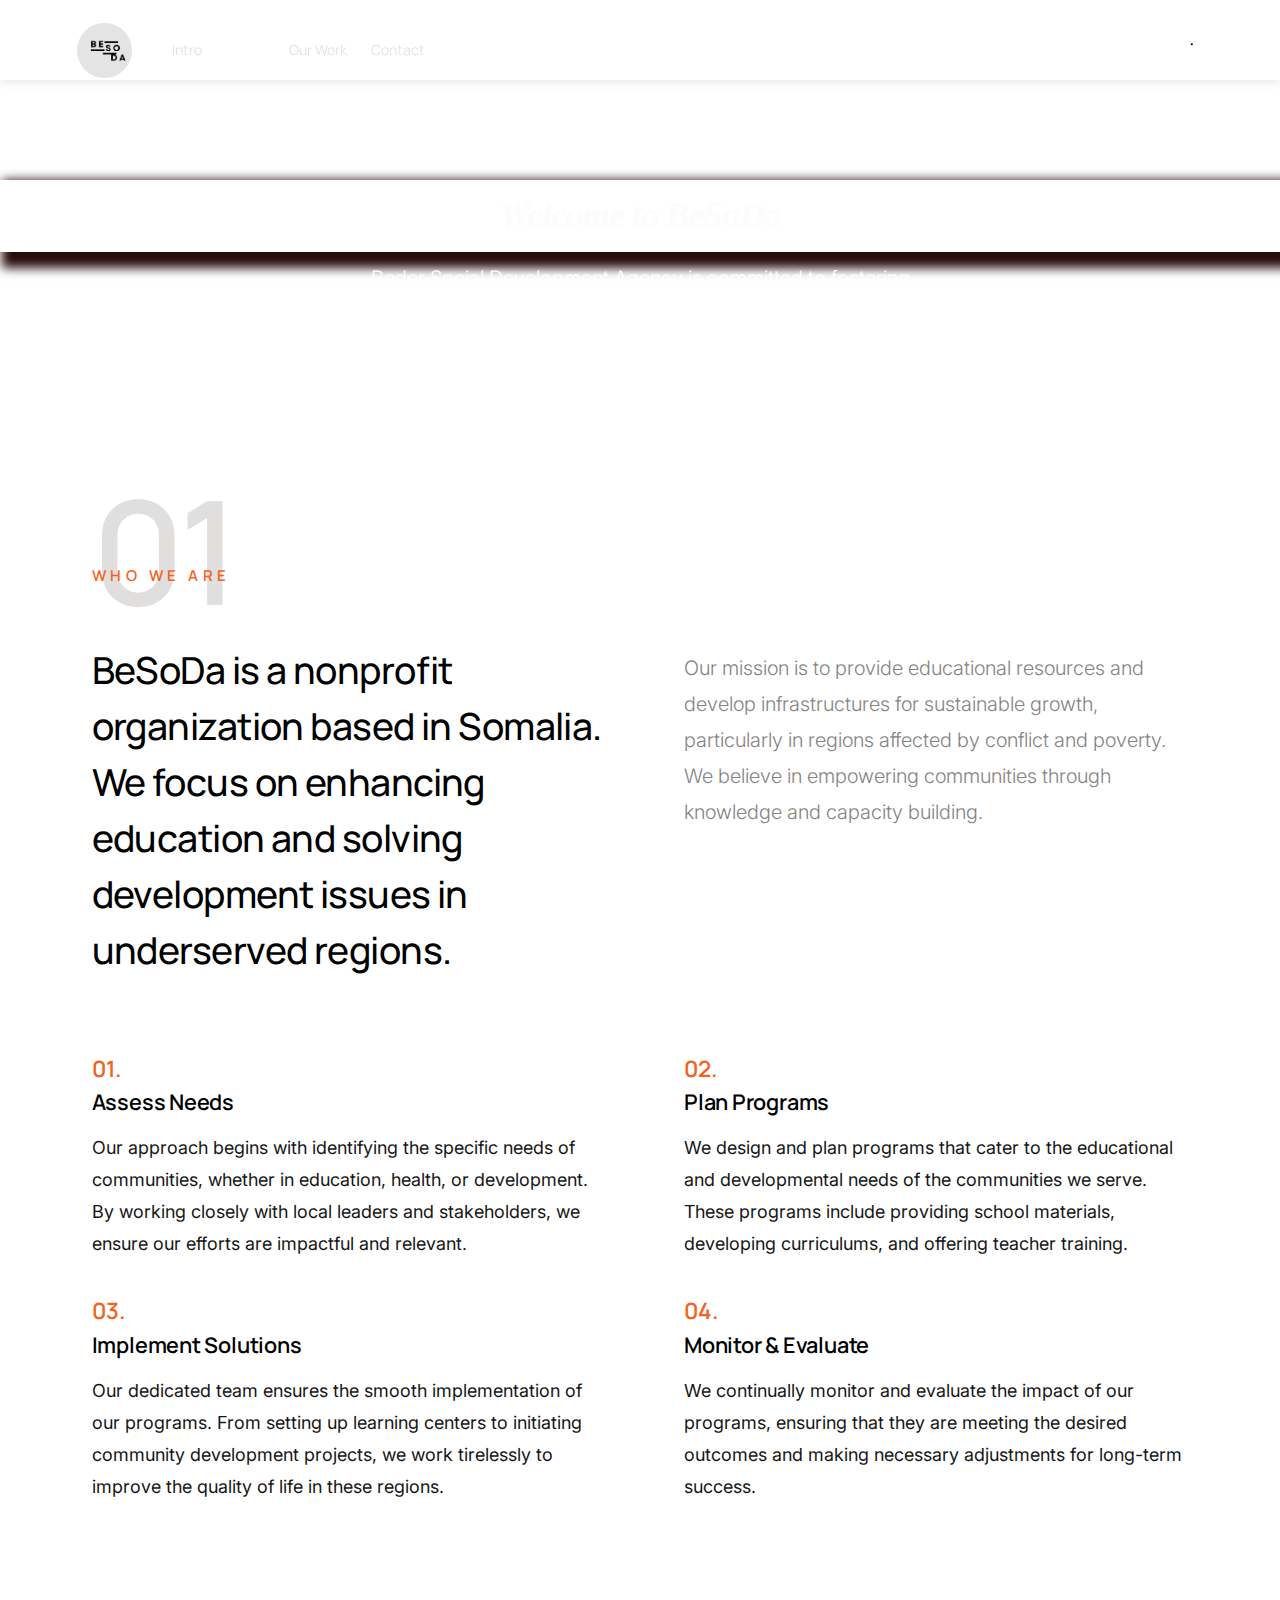
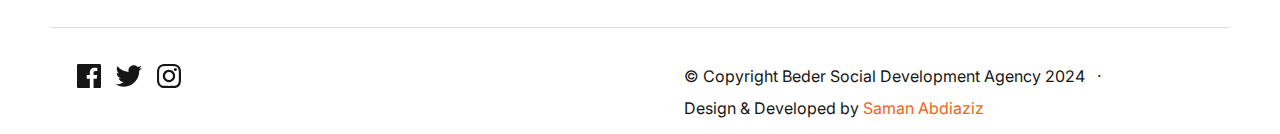
<file: about.html>
<!DOCTYPE html>
<html lang="en" class="no-js">

<head>

    <!--- basic page needs
    ================================================== -->
    <meta charset="utf-8">
    <meta name="viewport" content="width=device-width, initial-scale=1">
    <title>Contact - Beder Social Development Agency (BeSoDa)</title>

    <script>
        document.documentElement.classList.remove('no-js');
        document.documentElement.classList.add('js');
    </script>

    <!-- CSS
    ================================================== -->
    <link rel="stylesheet" href="css/vendor.css">
    <link rel="stylesheet" href="css/styles.css">

    <!-- favicons
    ================================================== -->
    <link rel="apple-touch-icon" sizes="180x180" href="apple-touch-icon.png">
    <link rel="icon" type="image/png" sizes="32x32" href="favicon-32x32.png">
    <link rel="icon" type="image/png" sizes="16x16" href="favicon-16x16.png">
    <link rel="manifest" href="site.webmanifest">

</head>

<body id="top">

    <style>
        /* Hero section styles */
        .hero {
            position: relative;
            background-image: url('https://images.unsplash.com/photo-1491841550275-ad7854e35ca6?w=1920&auto=format&fit=crop&q=80&ixlib=rb-4.0.3&ixid=M3wxMjA3fDB8MHxzZWFyY2h8Mzl8fGVkdWNhdGlvbiUyMGJsYWNrfGVufDB8fDB8fHww');
            background-size: cover;
            background-position: center;
            background-repeat: no-repeat;
            padding: 100px 0; /* Increased padding for a more spacious look */
            color: white; /* Ensures text contrasts with the image */
            margin-top: 0;
            text-align: center;
        }

        .hero::before {
            content: '';
            position: absolute;
            top: 0;
            left: 0;
            width: 100%;
            height: 100%;
            background-color:transparent;
            z-index: 1;
        }

        .hero__content {
            position: relative;
            z-index: 2;
            text-align: center;
            color: white;
        }

        .hero__title {
            font-size: 3rem;
            font-family: 'Times New Roman', Times, serif;
            color: rgb(251, 252, 252);
            font-style: italic;
            font-size: 35px;
            font-weight: bolder;
            box-shadow: 10px 8px  10px 8px  rgb(41, 12, 12);
            margin-bottom: 1rem;
        }

        .hero__subtitle {
            font-size: 20px;
            font-weight: 300;
            max-width: 600px;
            margin: 0 auto;
        }
    </style>

    <!-- # site header 
        ================================================== -->
    <header class="s-header">

        <div class="row s-header__inner">

            <div class="s-header__block">
                <div class="s-header__logo">
                    <a class="logo" href="index.html">
                        <img src="images/besoda.png" alt="Homepage">
                    </a>
                </div>

                <a class="s-header__menu-toggle" href="#0"><span>Menu</span></a>
            </div> <!-- end s-header__block -->

            <nav class="s-header__nav">

                <ul class="s-header__menu-links">
                    <li><a href="index.html">Intro</a></li>
                    <li class="current"><a href="about.html">About</a></li>
                    <li><a href="services.html">Our Work</a></li>
                    <li><a href="contact.html">Contact</a></li>
                </ul> <!-- s-header__menu-links -->

                <ul class="s-header__social">
                    <li>
                        <a href="">
                            <svg xmlns="http://www.w3.org/2000/svg" width="24" height="24" viewBox="0 0 24 24"
                                style="fill:rgba(0, 0, 0, 1);">
                                <path
                                    d="M20,3H4C3.447,3,3,3.448,3,4v16c0,0.552,0.447,1,1,1h8.615v-6.96h-2.338v-2.725h2.338v-2c0-2.325,1.42-3.592,3.5-3.592 c0.699-0.002,1.399,0.034,2.095,0.107v2.42h-1.435c-1.128,0-1.348,0.538-1.348,1.325v1.735h2.697l-0.35,2.725h-2.348V21H20 c0.553,0,1-0.448,1-1V4C21,3.448,20.553,3,20,3z">
                                </path>
                            </svg>
                            <span class="u-screen-reader-text">Facebook</span>
                        </a>
                    </li>
                    <li>
                        <a href="">
                            <svg xmlns="http://www.w3.org/2000/svg" width="24" height="24" viewBox="0 0 24 24"
                                style="fill:rgba(0, 0, 0, 1);">
                                <path
                                    d="M19.633,7.997c0.013,0.175,0.013,0.349,0.013,0.523c0,5.325-4.053,11.461-11.46,11.461c-2.282,0-4.402-0.661-6.186-1.809 c0.324,0.037,0.636,0.05,0.973,0.05c1.883,0,3.616-0.636,5.001-1.721c-1.771-0.037-3.255-1.197-3.767-2.793 c0.249,0.037,0.499,0.062,0.761,0.062c0.361,0,0.724-0.05,1.061-0.137c-1.847-0.374-3.23-1.995-3.23-3.953v-0.05 c0.537,0.299,1.16,0.486,1.82,0.511C3.534,9.419,2.823,8.184,2.823,6.787c0-0.748,0.199-1.434,0.548-2.032 c1.983,2.443,4.964,4.04,8.306,4.215c-0.062-0.3-0.1-0.611-0.1-0.923c0-2.22,1.796-4.028,4.028-4.028 c1.16,0,2.207,0.486,2.943,1.272c0.91-0.175,1.782-0.512,2.556-0.973c-0.299,0.935-0.936,1.721-1.771,2.22 c0.811-0.088,1.597-0.312,2.319-0.624C21.104,6.712,20.419,7.423,19.633,7.997z">
                                </path>
                            </svg>
                            <span class="u-screen-reader-text">Twitter</span>
                        </a>
                    </li>
                    <li>
                        <a href="">
                            <svg xmlns="http://www.w3.org/2000/svg" width="24" height="24" viewBox="0 0 24 24"
                                style="fill:rgba(0, 0, 0, 1);">
                                <path
                                    d="M11.999,7.377c-2.554,0-4.623,2.07-4.623,4.623c0,2.554,2.069,4.624,4.623,4.624c2.552,0,4.623-2.07,4.623-4.624 C16.622,9.447,14.551,7.377,11.999,7.377L11.999,7.377z M11.999,15.004c-1.659,0-3.004-1.345-3.004-3.003 c0-1.659,1.345-3.003,3.004-3.003s3.002,1.344,3.002,3.003C15.001,13.659,13.658,15.004,11.999,15.004L11.999,15.004z">
                                </path>
                                <circle cx="16.806" cy="7.207" r="1.078"></circle>
                                <path
                                    d="M20.533,6.111c-0.469-1.209-1.424-2.165-2.633-2.632c-0.699-0.263-1.438-0.404-2.186-0.42 c-0.963-0.042-1.268-0.054-3.71-0.054s-2.755,0-3.71,0.054C7.548,3.074,6.809,3.215,6.11,3.479C4.9,3.946,3.945,4.902,3.477,6.111 c-0.263,0.7-0.404,1.438-0.419,2.186c-0.043,0.962-0.056,1.267-0.056,3.71c0,2.442,0,2.753,0.056,3.71 c0.015,0.748,0.156,1.486,0.419,2.187c0.469,1.208,1.424,2.164,2.634,2.632c0.696,0.272,1.435,0.426,2.185,0.45 c0.963,0.042,1.268,0.055,3.71,0.055s2.755,0,3.71-0.055c0.747-0.015,1.486-0.157,2.186-0.419c1.209-0.469,2.164-1.424,2.633-2.633 c0.263-0.7,0.404-1.438,0.419-2.186c0.043-0.962,0.056-1.267,0.056-3.71s0-2.753-0.056-3.71C20.941,7.57,20.801,6.819,20.533,6.111z M19.315,15.643c-0.007,0.576-0.111,1.147-0.311,1.688c-0.305,0.787-0.926,1.409-1.712,1.711c-0.535,0.199-1.099,0.303-1.67,0.311 c-0.95,0.044-1.218,0.055-3.654,0.055c-2.438,0-2.687,0-3.655-0.055c-0.569-0.007-1.135-0.112-1.669-0.311 c-0.789-0.301-1.414-0.923-1.719-1.711c-0.196-0.534-0.302-1.099-0.311-1.669c-0.043-0.95-0.053-1.218-0.053-3.654 c0-2.437,0-2.686,0.053-3.655c0.007-0.576,0.111-1.146,0.311-1.687c0.305-0.789,0.93-1.41,1.719-1.712 c0.534-0.198,1.1-0.303,1.669-0.311c0.951-0.043,1.218-0.055,3.655-0.055c2.437,0,2.687,0,3.654,0.055 c0.571,0.007,1.135,0.112,1.67,0.311c0.786,0.303,1.407,0.925,1.712,1.712c0.196,0.534,0.302,1.099,0.311,1.669 c0.043,0.951,0.054,1.218,0.054,3.655c0,2.436,0,2.698-0.043,3.654H19.315z">
                                </path>
                            </svg>
                            <span class="u-screen-reader-text">Instagram</span>
                        </a>
                    </li>
                </ul> <!-- s-header__social -->

            </nav> <!-- end s-header__nav -->

        </div> <!-- end s-header__inner -->

    </header> <!-- end s-header -->

    <!-- Hero Section -->
    <section class="hero">
        <div class="hero__overlay"></div>
        <div class="hero__content">
            <h1 class="hero__title">Welcome to BeSoDa</h1>
            <p class="hero__subtitle">Beder Social Development Agency is committed to fostering education and addressing development challenges in marginalized communities.</p>
        </div>
    </section>

    <!-- About Section -->
    <section id="about" class="s-about target-section">

        <div class="row section-header" data-num="01">
            <h3 class="column lg-12 section-header__pretitle pretitle text-pretitle">Who We Are</h3>
            <div class="column lg-6 stack-on-1100 section-header__primary">
                <h2 class="title text-display-1">
                    BeSoDa is a nonprofit organization based in Somalia.
                    We focus on enhancing education and solving development issues in underserved regions.
                </h2>
            </div>
            <div class="column lg-6 stack-on-1100 section-header__secondary">
                <p class="desc">
                    Our mission is to provide educational resources and develop infrastructures for sustainable growth, particularly in regions affected by conflict and poverty. We believe in empowering communities through knowledge and capacity building.
                </p>
            </div>
        </div> <!-- end section-header -->

        <div class="row process-list list-block show-ctr block-lg-one-half block-tab-whole">

            <div class="column list-block__item">
                <div class="list-block__title">
                    <h3 class="h5">Assess Needs</h3>
                </div>
                <div class="list-block__text">
                    <p>
                        Our approach begins with identifying the specific needs of communities, whether in education, health, or development. By working closely with local leaders and stakeholders, we ensure our efforts are impactful and relevant.
                    </p>
                </div>
            </div> <!-- end list-block__item -->

            <div class="column list-block__item">
                <div class="list-block__title">
                    <h3 class="h5">Plan Programs</h3>
                </div>
                <div class="list-block__text">
                    <p>
                        We design and plan programs that cater to the educational and developmental needs of the communities we serve. These programs include providing school materials, developing curriculums, and offering teacher training.
                    </p>
                </div>
            </div> <!-- end list-block__item -->

            <div class="column list-block__item">
                <div class="list-block__title">
                    <h3 class="h5">Implement Solutions</h3>
                </div>
                <div class="list-block__text">
                    <p>
                        Our dedicated team ensures the smooth implementation of our programs. From setting up learning centers to initiating community development projects, we work tirelessly to improve the quality of life in these regions.
                    </p>
                </div>
            </div> <!-- end list-block__item -->

            <div class="column list-block__item">
                <div class="list-block__title">
                    <h3 class="h5">Monitor & Evaluate</h3>
                </div>
                <div class="list-block__text">
                    <p>
                        We continually monitor and evaluate the impact of our programs, ensuring that they are meeting the desired outcomes and making necessary adjustments for long-term success.
                    </p>
                </div>
            </div> <!-- end list-block__item -->

        </div> <!-- end process-list -->

    </section> <!-- end s-about -->


    <!-- Footer section -->
    <div class="row s-footer__bottom">

        <div class="column lg-6 tab-12 s-footer__bottom-left">
            <ul class="s-footer__social">
                <li>
                    <a href="#">
                        <svg xmlns="http://www.w3.org/2000/svg" width="24" height="24" viewBox="0 0 24 24"
                            style="fill:rgba(0, 0, 0, 1);">
                            <path
                                d="M20,3H4C3.447,3,3,3.448,3,4v16c0,0.552,0.447,1,1,1h8.615v-6.96h-2.338v-2.725h2.338v-2c0-2.325,1.42-3.592,3.5-3.592 c0.699-0.002,1.399,0.034,2.095,0.107v2.42h-1.435c-1.128,0-1.348,0.538-1.348,1.325v1.735h2.697l-0.35,2.725h-2.348V21H20 c0.553,0,1-0.448,1-1V4C21,3.448,20.553,3,20,3z">
                            </path>
                        </svg>
                        <span class="u-screen-reader-text">Facebook</span>
                    </a>
                </li>
                <li>
                    <a href="#">
                        <svg xmlns="http://www.w3.org/2000/svg" width="24" height="24" viewBox="0 0 24 24"
                            style="fill:rgba(0, 0, 0, 1);">
                            <path
                                d="M19.633,7.997c0.013,0.175,0.013,0.349,0.013,0.523c0,5.325-4.053,11.461-11.46,11.461c-2.282,0-4.402-0.661-6.186-1.809 c0.324,0.037,0.636,0.05,0.973,0.05c1.883,0,3.616-0.636,5.001-1.721c-1.771-0.037-3.255-1.197-3.767-2.793 c0.249,0.037,0.499,0.062,0.761,0.062c0.361,0,0.724-0.05,1.061-0.137c-1.847-0.374-3.23-1.995-3.23-3.953v-0.05 c0.537,0.299,1.16,0.486,1.82,0.511C3.534,9.419,2.823,8.184,2.823,6.787c0-0.748,0.199-1.434,0.548-2.032 c1.983,2.443,4.964,4.04,8.306,4.215c-0.062-0.3-0.1-0.611-0.1-0.923c0-2.22,1.796-4.028,4.028-4.028 c1.16,0,2.207,0.486,2.943,1.272c0.91-0.175,1.782-0.512,2.556-0.973c-0.299,0.935-0.936,1.721-1.771,2.22 c0.811-0.088,1.597-0.312,2.319-0.624C21.104,6.712,20.419,7.423,19.633,7.997z">
                            </path>
                        </svg>
                        <span class="u-screen-reader-text">Twitter</span>
                    </a>
                </li>
                <li>
                    <a href="">
                        <svg xmlns="http://www.w3.org/2000/svg" width="24" height="24" viewBox="0 0 24 24"
                            style="fill:rgba(0, 0, 0, 1);">
                            <path
                                d="M11.999,7.377c-2.554,0-4.623,2.07-4.623,4.623c0,2.554,2.069,4.624,4.623,4.624c2.552,0,4.623-2.07,4.623-4.624 C16.622,9.447,14.551,7.377,11.999,7.377L11.999,7.377z M11.999,15.004c-1.659,0-3.004-1.345-3.004-3.003 c0-1.659,1.345-3.003,3.004-3.003s3.002,1.344,3.002,3.003C15.001,13.659,13.658,15.004,11.999,15.004L11.999,15.004z">
                            </path>
                            <circle cx="16.806" cy="7.207" r="1.078"></circle>
                            <path
                                d="M20.533,6.111c-0.469-1.209-1.424-2.165-2.633-2.632c-0.699-0.263-1.438-0.404-2.186-0.42 c-0.963-0.042-1.268-0.054-3.71-0.054s-2.755,0-3.71,0.054C7.548,3.074,6.809,3.215,6.11,3.479C4.9,3.946,3.945,4.902,3.477,6.111 c-0.263,0.7-0.404,1.438-0.419,2.186c-0.043,0.962-0.056,1.267-0.056,3.71c0,2.442,0,2.753,0.056,3.71 c0.015,0.748,0.156,1.486,0.419,2.187c0.469,1.208,1.424,2.164,2.634,2.632c0.696,0.272,1.435,0.426,2.185,0.45 c0.963,0.042,1.268,0.055,3.71,0.055s2.755,0,3.71-0.055c0.747-0.015,1.486-0.157,2.186-0.419c1.209-0.469,2.164-1.424,2.633-2.633 c0.263-0.7,0.404-1.438,0.419-2.186c0.043-0.962,0.056-1.267,0.056-3.71s0-2.753-0.056-3.71C20.941,7.57,20.801,6.819,20.533,6.111z M19.315,15.643c-0.007,0.576-0.111,1.147-0.311,1.688c-0.305,0.787-0.926,1.409-1.712,1.711c-0.535,0.199-1.099,0.303-1.67,0.311 c-0.95,0.044-1.218,0.055-3.654,0.055c-2.438,0-2.687,0-3.655-0.055c-0.569-0.007-1.135-0.112-1.669-0.311 c-0.789-0.301-1.414-0.923-1.719-1.711c-0.196-0.534-0.302-1.099-0.311-1.669c-0.043-0.95-0.053-1.218-0.053-3.654 c0-2.437,0-2.686,0.053-3.655c0.007-0.576,0.111-1.146,0.311-1.687c0.305-0.789,0.93-1.41,1.719-1.712 c0.534-0.198,1.1-0.303,1.669-0.311c0.951-0.043,1.218-0.055,3.655-0.055c2.437,0,2.687,0,3.654,0.055 c0.571,0.007,1.135,0.112,1.67,0.311c0.786,0.303,1.407,0.925,1.712,1.712c0.196,0.534,0.302,1.099,0.311,1.669 c0.043,0.951,0.054,1.218,0.054,3.655c0,2.436,0,2.698-0.043,3.654H19.315z">
                            </path>
                        </svg>
                        <span class="u-screen-reader-text">Instagram</span>
                    </a>
                </li>
            </ul>
        </div>

        <div class="column lg-6 tab-12 s-footer__bottom-right">
            <div class="ss-copyright">
                <span>© Copyright Beder Social Development Agency 2024</span>
                <span>Design & Developed by <a href="#">Saman Abdiaziz</a> 
                </span>
            </div>
        </div>

    </div> <!-- s-footer__bottom -->

    <div class="ss-go-top">
        <a class="smoothscroll" title="Back to Top" href="#top">
            <svg xmlns="http://www.w3.org/2000/svg" width="24" height="24" viewBox="0 0 24 24"
                style="fill: rgba(0, 0, 0, 1);">
                <path d="M6 4h12v2H6zm5 10v6h2v-6h5l-6-6-6 6z"></path>
            </svg>
        </a>
    </div> <!-- end ss-go-top -->

    </footer> <!-- end footer -->


    <!-- Java Script
================================================== -->
    <script src="js/plugins.js"></script>
    <script src="js/main.js"></script>
</body>

</html>
</file>
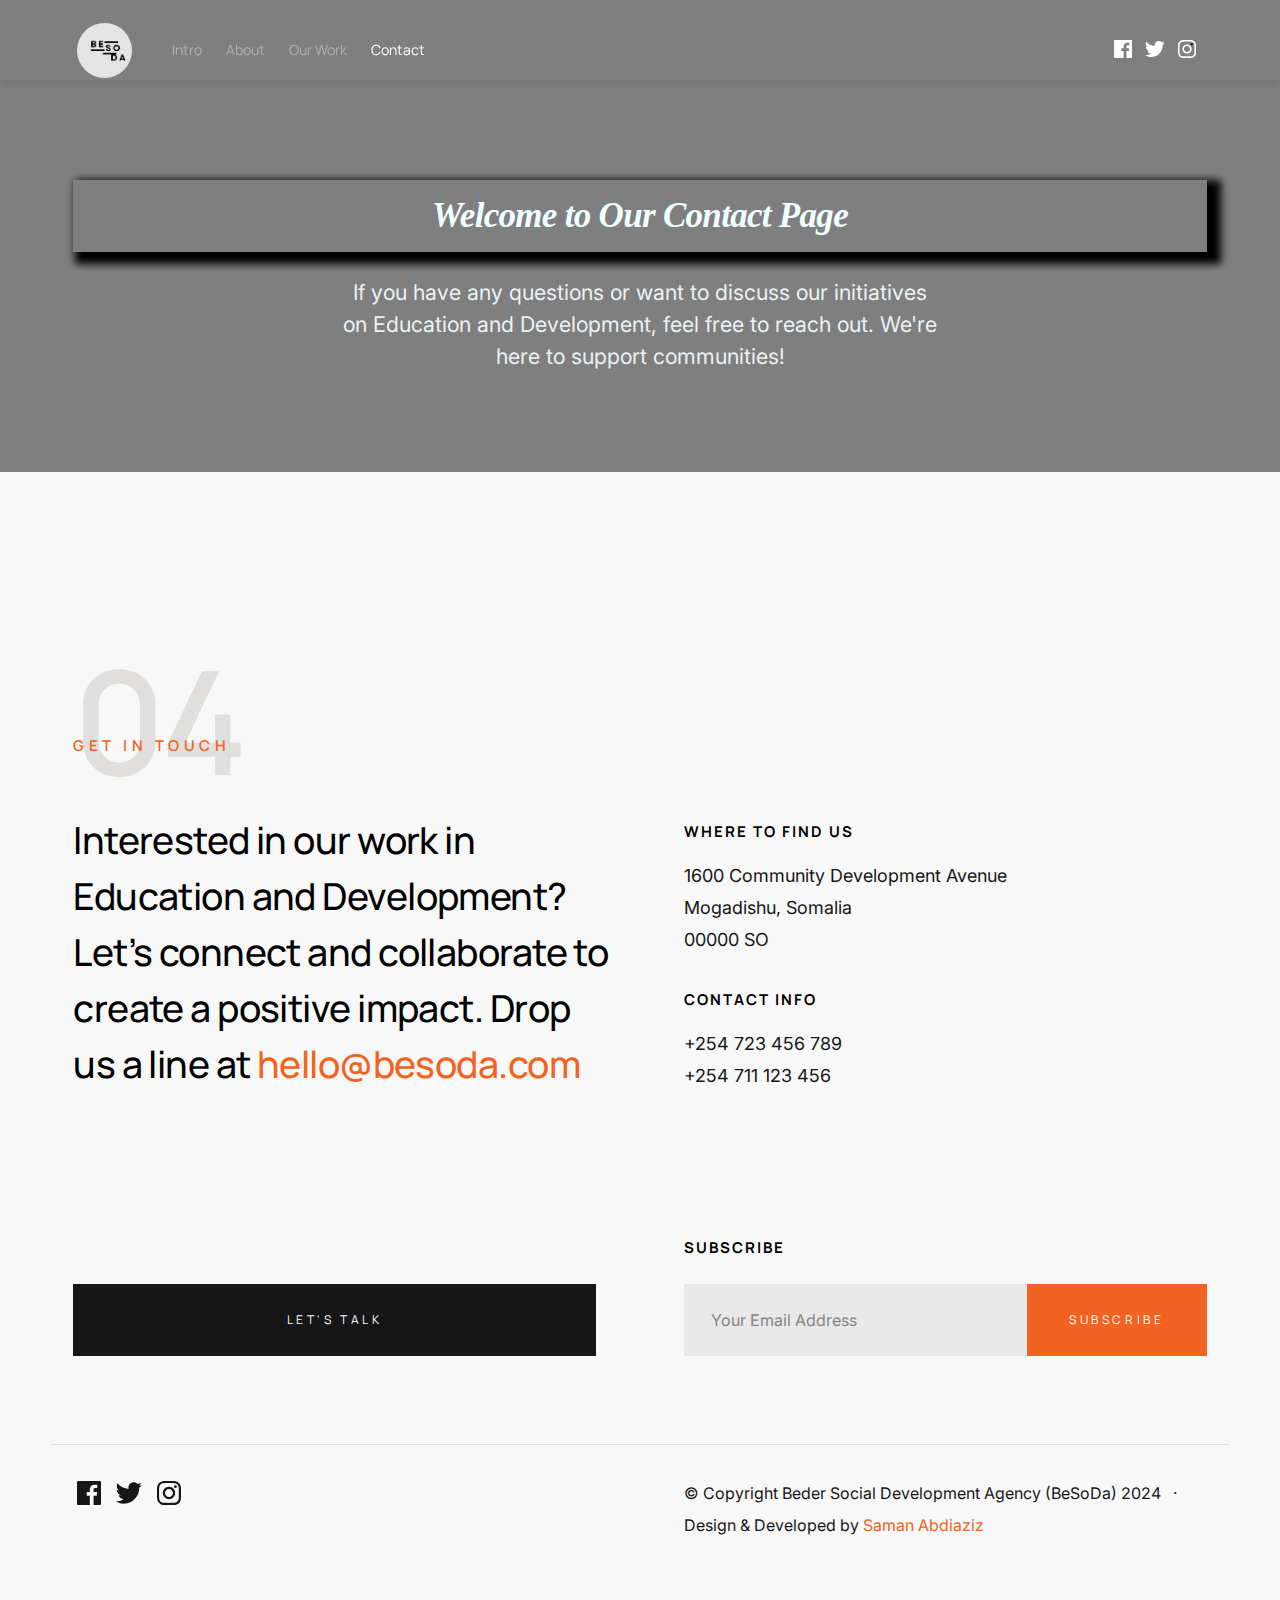
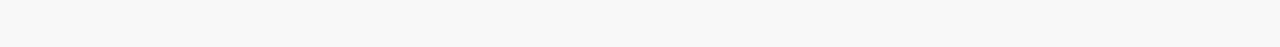
<file: contact.html>
<!DOCTYPE html>
<html lang="en" class="no-js">

<head>

    <!--- basic page needs
    ================================================== -->
    <meta charset="utf-8">
    <meta name="viewport" content="width=device-width, initial-scale=1">
    <title>Contact | Beder Social Development Agency (BeSoDa)</title>

    <script>
        document.documentElement.classList.remove('no-js');
        document.documentElement.classList.add('js');
    </script>

    <!-- CSS
    ================================================== -->
    <link rel="stylesheet" href="css/vendor.css">
    <link rel="stylesheet" href="css/styles.css">

    <!-- favicons
    ================================================== -->
    <link rel="apple-touch-icon" sizes="180x180" href="apple-touch-icon.png">
    <link rel="icon" type="image/png" sizes="32x32" href="favicon-32x32.png">
    <link rel="icon" type="image/png" sizes="16x16" href="favicon-16x16.png">
    <link rel="manifest" href="site.webmanifest">

</head>

<body id="top">

    <!-- # site header 
        ================================================== -->
    <header class="s-header">

        <div class="row s-header__inner">

            <div class="s-header__block">
                <div class="s-header__logo">
                    <a class="logo" href="index.html">
                        <img src="images/besoda.png" alt="Homepage">
                    </a>
                </div>

                <a class="s-header__menu-toggle" href="#0"><span>Menu</span></a>
            </div> <!-- end s-header__block -->

            <nav class="s-header__nav">

                <ul class="s-header__menu-links">
                    <li><a href="index.html">Intro</a></li>
                    <li><a href="about.html">About</a></li>
                    <li><a href="services.html">Our Work</a></li>
                    <li class="current"><a href="contact.html">Contact</a></li>
                </ul> <!-- s-header__menu-links -->

                <ul class="s-header__social">
                    <li>
                        <a href="">
                            <svg xmlns="http://www.w3.org/2000/svg" width="24" height="24" viewBox="0 0 24 24"
                                style="fill:rgba(0, 0, 0, 1);">
                                <path
                                    d="M20,3H4C3.447,3,3,3.448,3,4v16c0,0.552,0.447,1,1,1h8.615v-6.96h-2.338v-2.725h2.338v-2c0-2.325,1.42-3.592,3.5-3.592 c0.699-0.002,1.399,0.034,2.095,0.107v2.42h-1.435c-1.128,0-1.348,0.538-1.348,1.325v1.735h2.697l-0.35,2.725h-2.348V21H20 c0.553,0,1-0.448,1-1V4C21,3.448,20.553,3,20,3z">
                                </path>
                            </svg>
                            <span class="u-screen-reader-text">Facebook</span>
                        </a>
                    </li>
                    <li>
                        <a href="">
                            <svg xmlns="http://www.w3.org/2000/svg" width="24" height="24" viewBox="0 0 24 24"
                                style="fill:rgba(0, 0, 0, 1);">
                                <path
                                    d="M19.633,7.997c0.013,0.175,0.013,0.349,0.013,0.523c0,5.325-4.053,11.461-11.46,11.461c-2.282,0-4.402-0.661-6.186-1.809 c0.324,0.037,0.636,0.05,0.973,0.05c1.883,0,3.616-0.636,5.001-1.721c-1.771-0.037-3.255-1.197-3.767-2.793 c0.249,0.037,0.499,0.062,0.761,0.062c0.361,0,0.724-0.05,1.061-0.137c-1.847-0.374-3.23-1.995-3.23-3.953v-0.05 c0.537,0.299,1.16,0.486,1.82,0.511C3.534,9.419,2.823,8.184,2.823,6.787c0-0.748,0.199-1.434,0.548-2.032 c1.983,2.443,4.964,4.04,8.306,4.215c-0.062-0.3-0.1-0.611-0.1-0.923c0-2.22,1.796-4.028,4.028-4.028 c1.16,0,2.207,0.486,2.943,1.272c0.91-0.175,1.782-0.512,2.556-0.973c-0.299,0.935-0.936,1.721-1.771,2.22 c0.811-0.088,1.597-0.312,2.319-0.624C21.104,6.712,20.419,7.423,19.633,7.997z">
                                </path>
                            </svg>
                            <span class="u-screen-reader-text">Twitter</span>
                        </a>
                    </li>
                    <li>
                        <a href="">
                            <svg xmlns="http://www.w3.org/2000/svg" width="24" height="24" viewBox="0 0 24 24"
                                style="fill:rgba(0, 0, 0, 1);">
                                <path
                                    d="M11.999,7.377c-2.554,0-4.623,2.07-4.623,4.623c0,2.554,2.069,4.624,4.623,4.624c2.552,0,4.623-2.07,4.623-4.624 C16.622,9.447,14.551,7.377,11.999,7.377L11.999,7.377z M11.999,15.004c-1.659,0-3.004-1.345-3.004-3.003 c0-1.659,1.345-3.003,3.004-3.003s3.002,1.344,3.002,3.003C15.001,13.659,13.658,15.004,11.999,15.004L11.999,15.004z">
                                </path>
                                <circle cx="16.806" cy="7.207" r="1.078"></circle>
                                <path
                                    d="M20.533,6.111c-0.469-1.209-1.424-2.165-2.633-2.632c-0.699-0.263-1.438-0.404-2.186-0.42 c-0.963-0.042-1.268-0.054-3.71-0.054s-2.755,0-3.71,0.054C7.548,3.074,6.809,3.215,6.11,3.479C4.9,3.946,3.945,4.902,3.477,6.111 c-0.263,0.7-0.404,1.438-0.419,2.186c-0.043,0.962-0.056,1.267-0.056,3.71c0,2.442,0,2.753,0.056,3.71 c0.015,0.748,0.156,1.486,0.419,2.187c0.469,1.208,1.424,2.164,2.634,2.632c0.696,0.272,1.435,0.426,2.185,0.45 c0.963,0.042,1.268,0.055,3.71,0.055s2.755,0,3.71-0.055c0.747-0.015,1.486-0.157,2.186-0.419c1.209-0.469,2.164-1.424,2.633-2.633 c0.263-0.7,0.404-1.438,0.419-2.186c0.043-0.962,0.056-1.267,0.056-3.71s0-2.753-0.056-3.71C20.941,7.57,20.801,6.819,20.533,6.111z M19.315,15.643c-0.007,0.576-0.111,1.147-0.311,1.688c-0.305,0.787-0.926,1.409-1.712,1.711c-0.535,0.199-1.099,0.303-1.67,0.311 c-0.95,0.044-1.218,0.055-3.654,0.055c-2.438,0-2.687,0-3.655-0.055c-0.569-0.007-1.135-0.112-1.669-0.311 c-0.789-0.301-1.414-0.923-1.719-1.711c-0.196-0.534-0.302-1.099-0.311-1.669c-0.043-0.95-0.053-1.218-0.053-3.654 c0-2.437,0-2.686,0.053-3.655c0.007-0.576,0.111-1.146,0.311-1.687c0.305-0.789,0.93-1.41,1.719-1.712 c0.534-0.198,1.1-0.303,1.669-0.311c0.951-0.043,1.218-0.055,3.655-0.055c2.437,0,2.687,0,3.654,0.055 c0.571,0.007,1.135,0.112,1.67,0.311c0.786,0.303,1.407,0.925,1.712,1.712c0.196,0.534,0.302,1.099,0.311,1.669 c0.043,0.951,0.054,1.218,0.054,3.655c0,2.436,0,2.698-0.043,3.654H19.315z">
                                </path>
                            </svg>
                            <span class="u-screen-reader-text">Instagram</span>
                        </a>
                    </li>
                </ul> <!-- s-header__social -->

            </nav> <!-- end s-header__nav -->

        </div> <!-- end s-header__inner -->

    </header> <!-- end s-header -->


    <section id="intro" class="s-intros">
        <div class="row">
            <div class="column lg-12">
                <h1>Welcome to Our Contact Page</h1>
                <p>If you have any questions or want to discuss our initiatives on Education and Development, feel free to reach out. We're here to support communities!</p>
            </div>
        </div>
    </section>



    <!-- # site-footer
        ================================================== -->
    <footer id="footer" class="s-footer target-section">

        <div class="row section-header" data-num="04">
            <h3 class="column lg-12 section-header__pretitle text-pretitle">Get In Touch</h3>
            <div class="column lg-6 stack-on-1100 section-header__primary">
                <h2 class="title text-display-1">
                    Interested in our work in Education and Development? Let’s connect and collaborate to create a positive impact. Drop us a line at <a href="mailto:hello@besoda.com" title="">hello@besoda.com</a>
                </h2>
            </div>
            <div class="column lg-6 stack-on-1100 section-header__secondary">

                <div class="contact-block">
                    <h6>Where To Find Us</h6>
                    <p>
                        1600 Community Development Avenue <br>
                        Mogadishu, Somalia <br>
                        00000 SO
                    </p>
                </div>

                <div class="contact-block">
                    <h6>Contact Info</h6>
                    <ul class="contact-list">
                        <li><a href="tel:+254-723-456-789">+254 723 456 789</a></li>
                        <li><a href="tel:+254-711-123-456">+254 711 123 456</a></li>
                    </ul>
                </div>

            </div>
        </div> <!-- end section-header -->

        <div class="row list-block block-lg-one-half block-tab-whole block-stack-on-1000 s-footer__btns">
            <div class="column list-block__item">
                <div class="s-footer__contact-btn">
                    <a href="mailto:hello@besoda.com" class="btn btn--primary u-fullwidth">
                        Let's Talk
                    </a>
                </div>
            </div>
            <div class="column list-block__item">
                <div class="subscribe-form s-footer__subscribe">
                    <h6>Subscribe</h6>
                    <form id="mc-form" class="mc-form">
                        <input type="email" name="EMAIL" id="mce-EMAIL" class="u-fullwidth text-center"
                            placeholder="Your Email Address"
                            title="The domain portion of the email address is invalid (the portion after the @)."
                            pattern="^([^\x00-\x20\x22\x28\x29\x2c\x2e\x3a-\x3c\x3e\x40\x5b-\x5d\x7f-\xff]+|\x22([^\x0d\x22\x5c\x80-\xff]|\x5c[\x00-\x7f])*\x22)(\x2e([^\x00-\x20\x22\x28\x29\x2c\x2e\x3a-\x3c\x3e\x40\x5b-\x5d\x7f-\xff]+|\x22([^\x0d\x22\x5c\x80-\xff]|\x5c[\x00-\x7f])*\x22))*\x40([^\x00-\x20\x22\x28\x29\x2c\x2e\x3a-\x3c\x3e\x40\x5b-\x5d\x7f-\xff]+|\x5b([^\x0d\x5b-\x5d\x80-\xff]|\x5c[\x00-\x7f])*\x5d)(\x2e([^\x00-\x20\x22\x28\x29\x2c\x2e\x3a-\x3c\x3e\x40\x5b-\x5d\x7f-\xff]+|\x5b([^\x0d\x5b-\x5d\x80-\xff]|\x5c[\x00-\x7f])*\x5d))*(\.\w{2,})+$"
                            required>
                        <input type="submit" name="subscribe" value="Subscribe" class="btn btn--primary u-fullwidth">
                        <div class="mc-status"></div>
                    </form>
                </div>
            </div>
        </div> <!-- end s-footer__btns -->


      <!-- Footer section -->
      <div class="row s-footer__bottom">

        <div class="column lg-6 tab-12 s-footer__bottom-left">
            <ul class="s-footer__social">
                <li>
                    <a href="#">
                        <svg xmlns="http://www.w3.org/2000/svg" width="24" height="24" viewBox="0 0 24 24"
                            style="fill:rgba(0, 0, 0, 1);">
                            <path
                                d="M20,3H4C3.447,3,3,3.448,3,4v16c0,0.552,0.447,1,1,1h8.615v-6.96h-2.338v-2.725h2.338v-2c0-2.325,1.42-3.592,3.5-3.592 c0.699-0.002,1.399,0.034,2.095,0.107v2.42h-1.435c-1.128,0-1.348,0.538-1.348,1.325v1.735h2.697l-0.35,2.725h-2.348V21H20 c0.553,0,1-0.448,1-1V4C21,3.448,20.553,3,20,3z">
                            </path>
                        </svg>
                        <span class="u-screen-reader-text">Facebook</span>
                    </a>
                </li>
                <li>
                    <a href="#">
                        <svg xmlns="http://www.w3.org/2000/svg" width="24" height="24" viewBox="0 0 24 24"
                            style="fill:rgba(0, 0, 0, 1);">
                            <path
                                d="M19.633,7.997c0.013,0.175,0.013,0.349,0.013,0.523c0,5.325-4.053,11.461-11.46,11.461c-2.282,0-4.402-0.661-6.186-1.809 c0.324,0.037,0.636,0.05,0.973,0.05c1.883,0,3.616-0.636,5.001-1.721c-1.771-0.037-3.255-1.197-3.767-2.793 c0.249,0.037,0.499,0.062,0.761,0.062c0.361,0,0.724-0.05,1.061-0.137c-1.847-0.374-3.23-1.995-3.23-3.953v-0.05 c0.537,0.299,1.16,0.486,1.82,0.511C3.534,9.419,2.823,8.184,2.823,6.787c0-0.748,0.199-1.434,0.548-2.032 c1.983,2.443,4.964,4.04,8.306,4.215c-0.062-0.3-0.1-0.611-0.1-0.923c0-2.22,1.796-4.028,4.028-4.028 c1.16,0,2.207,0.486,2.943,1.272c0.91-0.175,1.782-0.512,2.556-0.973c-0.299,0.935-0.936,1.721-1.771,2.22 c0.811-0.088,1.597-0.312,2.319-0.624C21.104,6.712,20.419,7.423,19.633,7.997z">
                            </path>
                        </svg>
                        <span class="u-screen-reader-text">Twitter</span>
                    </a>
                </li>
                <li>
                    <a href="">
                        <svg xmlns="http://www.w3.org/2000/svg" width="24" height="24" viewBox="0 0 24 24"
                            style="fill:rgba(0, 0, 0, 1);">
                            <path
                                d="M11.999,7.377c-2.554,0-4.623,2.07-4.623,4.623c0,2.554,2.069,4.624,4.623,4.624c2.552,0,4.623-2.07,4.623-4.624 C16.622,9.447,14.551,7.377,11.999,7.377L11.999,7.377z M11.999,15.004c-1.659,0-3.004-1.345-3.004-3.003 c0-1.659,1.345-3.003,3.004-3.003s3.002,1.344,3.002,3.003C15.001,13.659,13.658,15.004,11.999,15.004L11.999,15.004z">
                            </path>
                            <circle cx="16.806" cy="7.207" r="1.078"></circle>
                            <path
                                d="M20.533,6.111c-0.469-1.209-1.424-2.165-2.633-2.632c-0.699-0.263-1.438-0.404-2.186-0.42 c-0.963-0.042-1.268-0.054-3.71-0.054s-2.755,0-3.71,0.054C7.548,3.074,6.809,3.215,6.11,3.479C4.9,3.946,3.945,4.902,3.477,6.111 c-0.263,0.7-0.404,1.438-0.419,2.186c-0.043,0.962-0.056,1.267-0.056,3.71c0,2.442,0,2.753,0.056,3.71 c0.015,0.748,0.156,1.486,0.419,2.187c0.469,1.208,1.424,2.164,2.634,2.632c0.696,0.272,1.435,0.426,2.185,0.45 c0.963,0.042,1.268,0.055,3.71,0.055s2.755,0,3.71-0.055c0.747-0.015,1.486-0.157,2.186-0.419c1.209-0.469,2.164-1.424,2.633-2.633 c0.263-0.7,0.404-1.438,0.419-2.186c0.043-0.962,0.056-1.267,0.056-3.71s0-2.753-0.056-3.71C20.941,7.57,20.801,6.819,20.533,6.111z M19.315,15.643c-0.007,0.576-0.111,1.147-0.311,1.688c-0.305,0.787-0.926,1.409-1.712,1.711c-0.535,0.199-1.099,0.303-1.67,0.311 c-0.95,0.044-1.218,0.055-3.654,0.055c-2.438,0-2.687,0-3.655-0.055c-0.569-0.007-1.135-0.112-1.669-0.311 c-0.789-0.301-1.414-0.923-1.719-1.711c-0.196-0.534-0.302-1.099-0.311-1.669c-0.043-0.95-0.053-1.218-0.053-3.654 c0-2.437,0-2.686,0.053-3.655c0.007-0.576,0.111-1.146,0.311-1.687c0.305-0.789,0.93-1.41,1.719-1.712 c0.534-0.198,1.1-0.303,1.669-0.311c0.951-0.043,1.218-0.055,3.655-0.055c2.437,0,2.687,0,3.654,0.055 c0.571,0.007,1.135,0.112,1.67,0.311c0.786,0.303,1.407,0.925,1.712,1.712c0.196,0.534,0.302,1.099,0.311,1.669 c0.043,0.951,0.054,1.218,0.054,3.655c0,2.436,0,2.698-0.043,3.654H19.315z">
                            </path>
                        </svg>
                        <span class="u-screen-reader-text">Instagram</span>
                    </a>
                </li>
            </ul>
        </div>

        <div class="column lg-6 tab-12 s-footer__bottom-right">
            <div class="ss-copyright">
                <span>© Copyright Beder Social Development Agency (BeSoDa) 2024</span>
                <span>Design & Developed by <a href="#">Saman Abdiaziz</a> 
                </span>
            </div>
        </div>

    </div> <!-- s-footer__bottom -->

    <div class="ss-go-top">
        <a class="smoothscroll" title="Back to Top" href="#top">
            <svg xmlns="http://www.w3.org/2000/svg" width="24" height="24" viewBox="0 0 24 24"
                style="fill: rgba(0, 0, 0, 1);">
                <path d="M6 4h12v2H6zm5 10v6h2v-6h5l-6-6-6 6z"></path>
            </svg>
        </a>
    </div> <!-- end ss-go-top -->

    </footer> <!-- end footer -->


    <!-- Java Script
================================================== -->
    <script src="js/plugins.js"></script>
    <script src="js/main.js"></script>

</body>

</html>
</file>
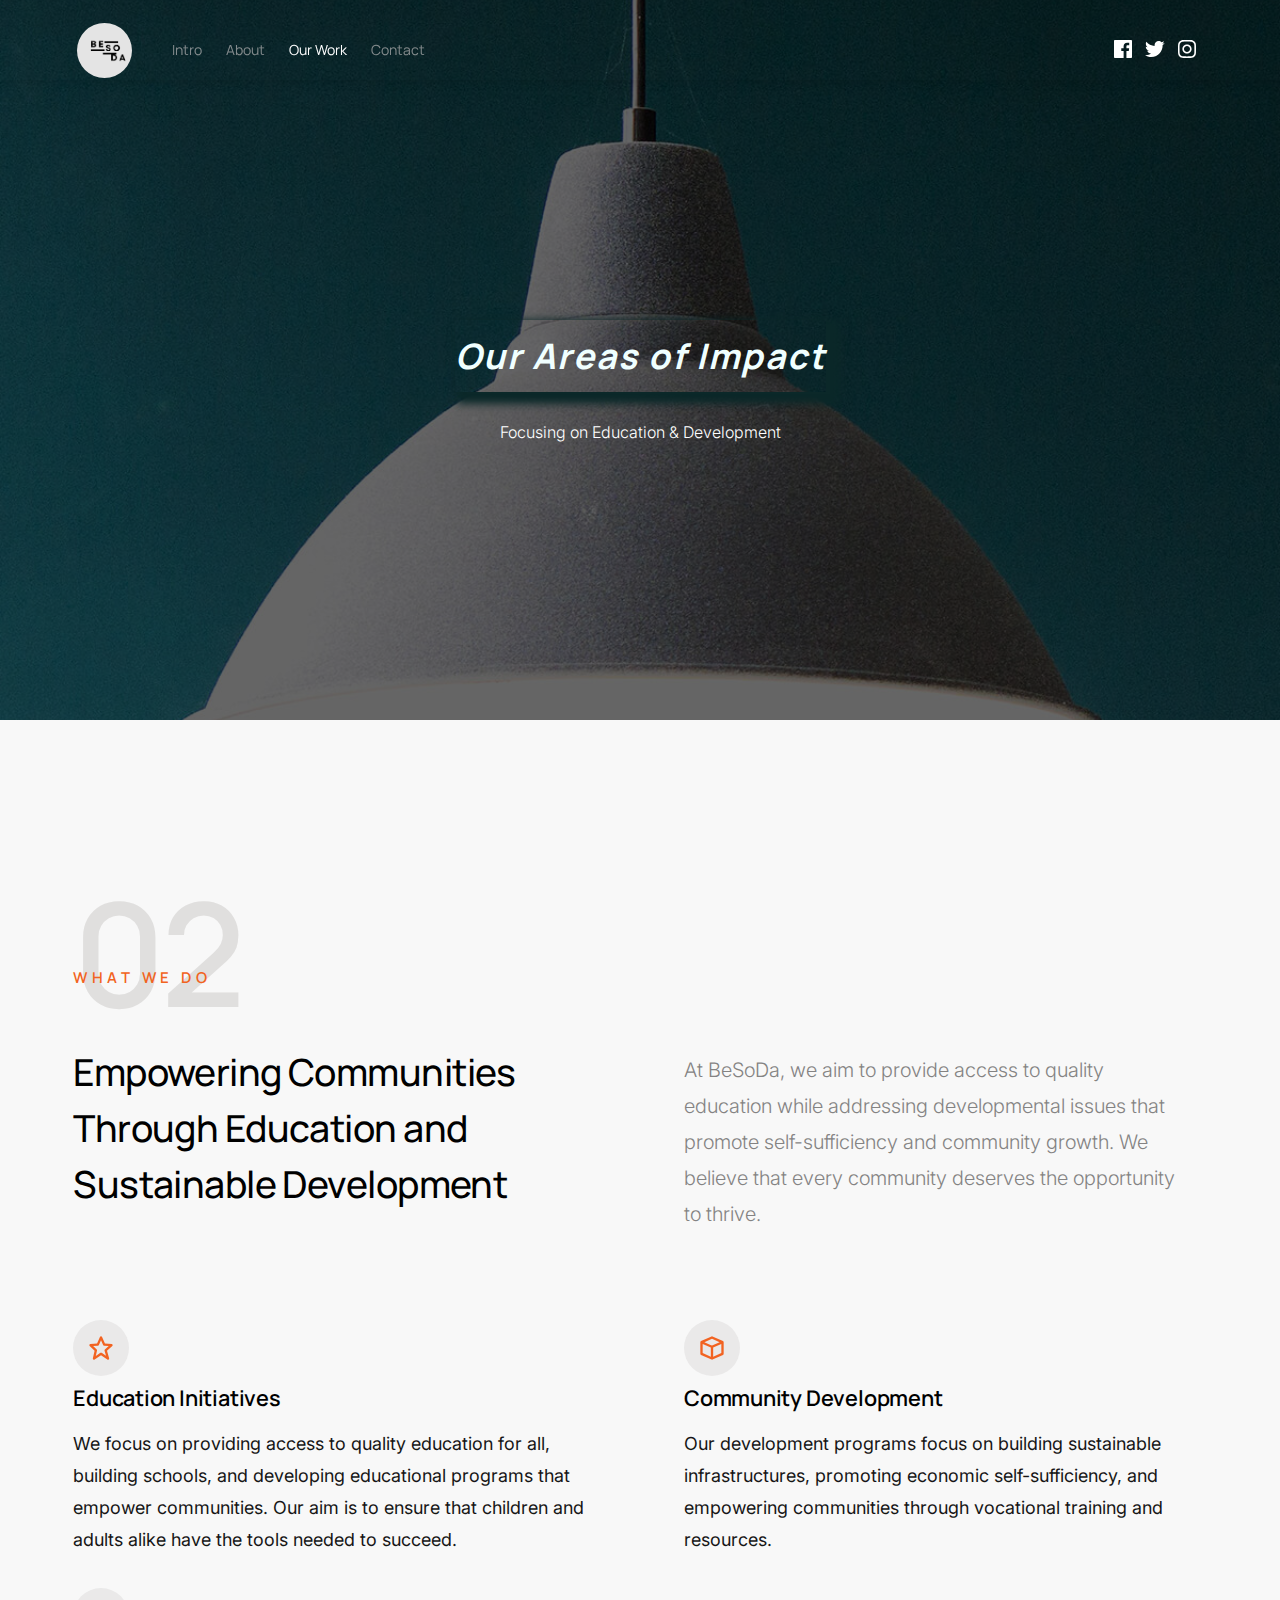
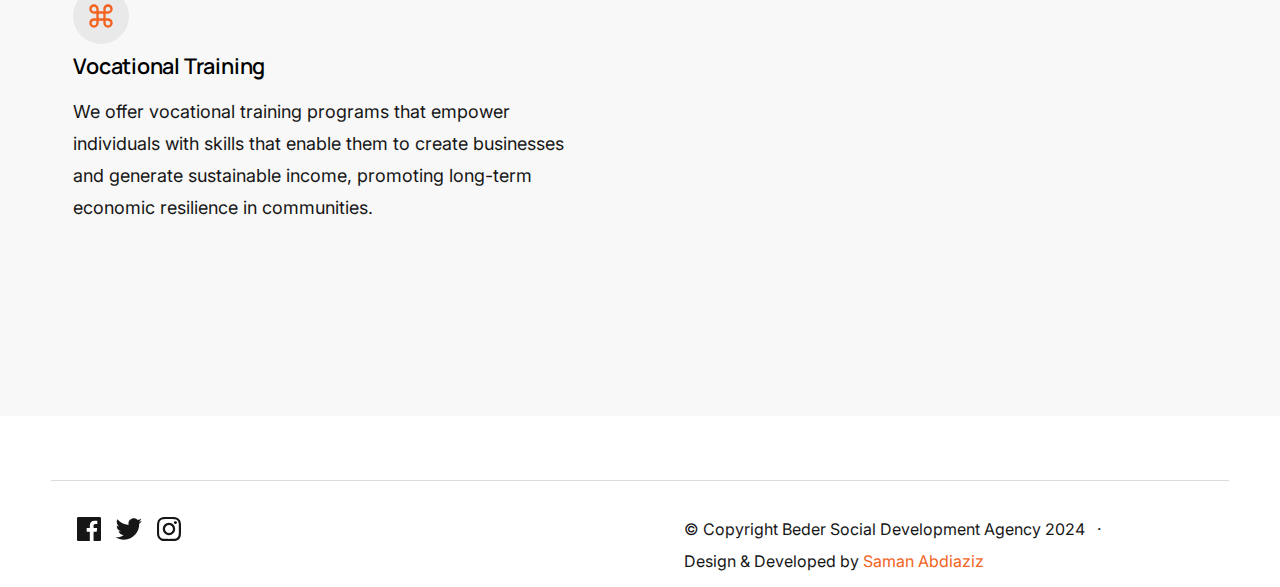
<file: services.html>
<!DOCTYPE html>
<html lang="en" class="no-js">

<head>

    <!--- basic page needs
    ================================================== -->
    <meta charset="utf-8">
    <meta name="viewport" content="width=device-width, initial-scale=1">
    <title> Beder Social Development Agency (BeSoDa)</title>

    <script>
        document.documentElement.classList.remove('no-js');
        document.documentElement.classList.add('js');
    </script>

    <!-- CSS
    ================================================== -->
    <link rel="stylesheet" href="css/vendor.css">
    <link rel="stylesheet" href="css/styles.css">

    <!-- favicons
    ================================================== -->
    <link rel="apple-touch-icon" sizes="180x180" href="apple-touch-icon.png">
    <link rel="icon" type="image/png" sizes="32x32" href="favicon-32x32.png">
    <link rel="icon" type="image/png" sizes="16x16" href="favicon-16x16.png">
    <link rel="manifest" href="site.webmanifest">

</head>

<body id="top">

    <style>
        /* Hero section for services */
        .services-hero {
            position: relative;
            width: 100%;
            height: 80vh;
            background-image: url('/images/folio/lamp@2x.jpg');
            background-size: cover;
            background-position: center;
            display: flex;
            justify-content: center;
            align-items: center;
        }

        .hero-overlay {
            position: absolute;
            top: 0;
            left: 0;
            width: 100%;
            height: 100%;
            background-color: rgba(0, 0, 0, 0.6);
            /* Dark overlay for better text readability */
            z-index: 1;
        }

        .hero-content {
            position: relative;
            z-index: 2;
            text-align: center;
            color: #fff;
        }

        .hero-title {
            color: azure;
            font-style: italic;
            font-size: 35px;
            font-weight: bolder;
            box-shadow: 8px 6px 8px 6px rgb(11, 40, 41);
            letter-spacing: 2px;
        }

        .hero-subtitle {
            font-size: 16px;
            font-weight: 300;
            margin-top: 1rem;
        }
    </style>

    <!-- # site header 
        ================================================== -->
    <header class="s-header">

        <div class="row s-header__inner">

            <div class="s-header__block">
                <div class="s-header__logo">
                    <a class="logo" href="index.html">
                        <img src="images/besoda.png" alt="BeSoDa - Beder Social Development Agency">
                    </a>
                </div>

                <a class="s-header__menu-toggle" href="#0"><span>Menu</span></a>
            </div> <!-- end s-header__block -->

            <nav class="s-header__nav">

                <ul class="s-header__menu-links">
                    <li><a href="index.html">Intro</a></li>
                    <li><a href="about.html">About</a></li>
                    <li class="current"><a href="services.html">Our Work</a></li>
                    <li><a href="contact.html">Contact</a></li>
                </ul> <!-- s-header__menu-links -->

                <ul class="s-header__social">
                    <li>
                        <a href="">
                            <svg xmlns="http://www.w3.org/2000/svg" width="24" height="24" viewBox="0 0 24 24"
                                style="fill:rgba(0, 0, 0, 1);">
                                <path
                                    d="M20,3H4C3.447,3,3,3.448,3,4v16c0,0.552,0.447,1,1,1h8.615v-6.96h-2.338v-2.725h2.338v-2c0-2.325,1.42-3.592,3.5-3.592 c0.699-0.002,1.399,0.034,2.095,0.107v2.42h-1.435c-1.128,0-1.348,0.538-1.348,1.325v1.735h2.697l-0.35,2.725h-2.348V21H20 c0.553,0,1-0.448,1-1V4C21,3.448,20.553,3,20,3z">
                                </path>
                            </svg>
                            <span class="u-screen-reader-text">Facebook</span>
                        </a>
                    </li>
                    <li>
                        <a href="">
                            <svg xmlns="http://www.w3.org/2000/svg" width="24" height="24" viewBox="0 0 24 24"
                                style="fill:rgba(0, 0, 0, 1);">
                                <path
                                    d="M19.633,7.997c0.013,0.175,0.013,0.349,0.013,0.523c0,5.325-4.053,11.461-11.46,11.461c-2.282,0-4.402-0.661-6.186-1.809 c0.324,0.037,0.636,0.05,0.973,0.05c1.883,0,3.616-0.636,5.001-1.721c-1.771-0.037-3.255-1.197-3.767-2.793 c0.249,0.037,0.499,0.062,0.761,0.062c0.361,0,0.724-0.05,1.061-0.137c-1.847-0.374-3.23-1.995-3.23-3.953v-0.05 c0.537,0.299,1.16,0.486,1.82,0.511C3.534,9.419,2.823,8.184,2.823,6.787c0-0.748,0.199-1.434,0.548-2.032 c1.983,2.443,4.964,4.04,8.306,4.215c-0.062-0.3-0.1-0.611-0.1-0.923c0-2.22,1.796-4.028,4.028-4.028 c1.16,0,2.207,0.486,2.943,1.272c0.91-0.175,1.782-0.512,2.556-0.973c-0.299,0.935-0.936,1.721-1.771,2.22 c0.811-0.088,1.597-0.312,2.319-0.624C21.104,6.712,20.419,7.423,19.633,7.997z">
                                </path>
                            </svg>
                            <span class="u-screen-reader-text">Twitter</span>
                        </a>
                    </li>
                    <li>
                        <a href="">
                            <svg xmlns="http://www.w3.org/2000/svg" width="24" height="24" viewBox="0 0 24 24"
                                style="fill:rgba(0, 0, 0, 1);">
                                <path
                                    d="M11.999,7.377c-2.554,0-4.623,2.07-4.623,4.623c0,2.554,2.069,4.624,4.623,4.624c2.552,0,4.623-2.07,4.623-4.624 C16.622,9.447,14.551,7.377,11.999,7.377L11.999,7.377z M11.999,15.004c-1.659,0-3.004-1.345-3.004-3.003 c0-1.659,1.345-3.003,3.004-3.003s3.002,1.344,3.002,3.003C15.001,13.659,13.658,15.004,11.999,15.004L11.999,15.004z">
                                </path>
                                <circle cx="16.806" cy="7.207" r="1.078"></circle>
                                <path
                                    d="M20.533,6.111c-0.469-1.209-1.424-2.165-2.633-2.632c-0.699-0.263-1.438-0.404-2.186-0.42 c-0.963-0.042-1.268-0.054-3.71-0.054s-2.755,0-3.71,0.054C7.548,3.074,6.809,3.215,6.11,3.479C4.9,3.946,3.945,4.902,3.477,6.111 c-0.263,0.7-0.404,1.438-0.419,2.186c-0.043,0.962-0.056,1.267-0.056,3.71c0,2.442,0,2.753,0.056,3.71 c0.015,0.748,0.156,1.486,0.419,2.187c0.469,1.208,1.424,2.164,2.634,2.632c0.696,0.272,1.435,0.426,2.185,0.45 c0.963,0.042,1.268,0.055,3.71,0.055s2.755,0,3.71-0.055c0.747-0.015,1.486-0.157,2.186-0.419c1.209-0.469,2.164-1.424,2.633-2.633 c0.263-0.7,0.404-1.438,0.419-2.186c0.043-0.962,0.056-1.267,0.056-3.71s0-2.753-0.056-3.71C20.941,7.57,20.801,6.819,20.533,6.111z M19.315,15.643c-0.007,0.576-0.111,1.147-0.311,1.688c-0.305,0.787-0.926,1.409-1.712,1.711c-0.535,0.199-1.099,0.303-1.67,0.311 c-0.95,0.044-1.218,0.055-3.654,0.055c-2.438,0-2.687,0-3.655-0.055c-0.569-0.007-1.135-0.112-1.669-0.311 c-0.789-0.301-1.414-0.923-1.719-1.711c-0.196-0.534-0.302-1.099-0.311-1.669c-0.043-0.95-0.053-1.218-0.053-3.654 c0-2.437,0-2.686,0.053-3.655c0.007-0.576,0.111-1.146,0.311-1.687c0.305-0.789,0.93-1.41,1.719-1.712 c0.534-0.198,1.1-0.303,1.669-0.311c0.951-0.043,1.218-0.055,3.655-0.055c2.437,0,2.687,0,3.654,0.055 c0.571,0.007,1.135,0.112,1.67,0.311c0.786,0.303,1.407,0.925,1.712,1.712c0.196,0.534,0.302,1.099,0.311,1.669 c0.043,0.951,0.054,1.218,0.054,3.655c0,2.436,0,2.698-0.043,3.654H19.315z">
                                </path>
                            </svg>
                            <span class="u-screen-reader-text">Instagram</span>
                        </a>
                    </li>
                </ul> <!-- s-header__social -->

            </nav> <!-- end s-header__nav -->

        </div> <!-- end s-header__inner -->

    </header> <!-- end s-header -->

    <!-- Hero Section for Services -->
    <section class="services-hero">
        <div class="hero-overlay"></div>
        <div class="hero-content">
            <h1 class="hero-title">Our Areas of Impact</h1>
            <p class="hero-subtitle">Focusing on Education & Development</p>
        </div>
    </section>

    <!-- services
            ----------------------------------------------- -->
    <section id="services" class="s-services target-section">

        <div class="row section-header" data-num="02">
            <h3 class="column lg-12 section-header__pretitle text-pretitle">What We Do</h3>
            <div class="column lg-6 stack-on-1100 section-header__primary">
                <h2 class="title text-display-1">
                    Empowering Communities Through Education and Sustainable Development
                </h2>
            </div>
            <div class="column lg-6 stack-on-1100 section-header__secondary">
                <p class="desc">
                    At BeSoDa, we aim to provide access to quality education while addressing developmental issues that
                    promote self-sufficiency and community growth. We believe that every community deserves the
                    opportunity to thrive.
                </p>
            </div>
        </div> <!-- end section-header -->

        <div class="row services-list list-block block-lg-one-half block-tab-whole">

            <div class="column list-block__item">
                <div class="list-block__title">
                    <div class="list-block__icon">
                        <svg xmlns="http://www.w3.org/2000/svg" width="24" height="24" viewBox="0 0 24 24"
                            style="fill: rgba(0, 0, 0, 1);">
                            <path
                                d="m6.516 14.323-1.49 6.452a.998.998 0 0 0 1.529 1.057L12 18.202l5.445 3.63a1.001 1.001 0 0 0 1.517-1.106l-1.829-6.4 4.536-4.082a1 1 0 0 0-.59-1.74l-5.701-.454-2.467-5.461a.998.998 0 0 0-1.822 0L8.622 8.05l-5.701.453a1 1 0 0 0-.619 1.713l4.214 4.107zm2.853-4.326a.998.998 0 0 0 .832-.586L12 5.43l1.799 3.981a.998.998 0 0 0 .832.586l3.972.315-3.271 2.944c-.284.256-.397.65-.293 1.018l1.253 4.385-3.736-2.491a.995.995 0 0 0-1.109 0l-3.904 2.603 1.05-4.546a1 1 0 0 0-.276-.94l-3.038-2.962 4.09-.326z">
                            </path>
                        </svg>
                    </div>
                    <h3 class="h5">Education Initiatives</h3>
                </div>
                <div class="list-block__text">
                    <p>
                        We focus on providing access to quality education for all, building schools, and developing
                        educational programs that empower communities. Our aim is to ensure that children and adults
                        alike have the tools needed to succeed.
                    </p>
                </div>
            </div> <!-- end list-block__item -->

            <div class="column list-block__item">
                <div class="list-block__title">
                    <div class="list-block__icon">
                        <svg xmlns="http://www.w3.org/2000/svg" width="24" height="24" viewBox="0 0 24 24"
                            style="fill: rgba(0, 0, 0, 1);">
                            <path
                                d="m21.406 6.086-9-4a1.001 1.001 0 0 0-.813 0l-9 4c-.02.009-.034.024-.054.035-.028.014-.058.023-.084.04-.022.015-.039.034-.06.05a.87.87 0 0 0-.19.194c-.02.028-.041.053-.059.081a1.119 1.119 0 0 0-.076.165c-.009.027-.023.052-.031.079A1.013 1.013 0 0 0 2 7v10c0 .396.232.753.594.914l9 4c.13.058.268.086.406.086a.997.997 0 0 0 .402-.096l.004.01 9-4A.999.999 0 0 0 22 17V7a.999.999 0 0 0-.594-.914zM12 4.095 18.538 7 12 9.905l-1.308-.581L5.463 7 12 4.095zM4 16.351V8.539l7 3.111v7.811l-7-3.11zm9 3.11V11.65l7-3.111v7.812l-7 3.11z">
                            </path>
                        </svg>
                    </div>
                    <h3 class="h5">Community Development</h3>
                </div>
                <div class="list-block__text">
                    <p>
                        Our development programs focus on building sustainable infrastructures, promoting economic
                        self-sufficiency, and empowering communities through vocational training and resources.
                    </p>
                </div>
            </div> <!-- end list-block__item -->

            <div class="column list-block__item">
                <div class="list-block__title">
                    <div class="list-block__icon">
                        <svg xmlns="http://www.w3.org/2000/svg" width="24" height="24" viewBox="0 0 24 24"
                            style="fill: rgba(0, 0, 0, 1);">
                            <path
                                d="M6 14c-2.206 0-4 1.794-4 4s1.794 4 4 4a4.003 4.003 0 0 0 3.998-3.98H10V16h4v2.039h.004A4.002 4.002 0 0 0 18 22c2.206 0 4-1.794 4-4s-1.794-4-4-4h-2v-4h2c2.206 0 4-1.794 4-4s-1.794-4-4-4-4 1.794-4 4v2h-4V5.98h-.002A4.003 4.003 0 0 0 6 2C3.794 2 2 3.794 2 6s1.794 4 4 4h2v4H6zm2 4c0 1.122-.879 2-2 2s-2-.878-2-2 .879-2 2-2h2v2zm10-2c1.121 0 2 .878 2 2s-.879 2-2 2-2-.878-2-2v-2h2zM16 6c0-1.122.879-2 2-2s2 .878 2 2-.879 2-2 2h-2V6zM6 8c-1.121 0-2-.878-2-2s.879-2 2-2 2 .878 2 2v2H6zm4 2h4v4h-4v-4z">
                            </path>
                        </svg>
                    </div>
                    <h3 class="h5">Vocational Training</h3>
                </div>
                <div class="list-block__text">
                    <p>
                        We offer vocational training programs that empower individuals with skills that enable them to
                        create businesses and generate sustainable income, promoting long-term economic resilience in
                        communities.
                    </p>
                </div>
            </div> <!-- end list-block__item -->

        </div> <!-- end process-list -->

    </section> <!-- end s-services -->


    <!-- Footer section -->
    <div class="row s-footer__bottom">

        <div class="column lg-6 tab-12 s-footer__bottom-left">
            <ul class="s-footer__social">
                <li>
                    <a href="#">
                        <svg xmlns="http://www.w3.org/2000/svg" width="24" height="24" viewBox="0 0 24 24"
                            style="fill:rgba(0, 0, 0, 1);">
                            <path
                                d="M20,3H4C3.447,3,3,3.448,3,4v16c0,0.552,0.447,1,1,1h8.615v-6.96h-2.338v-2.725h2.338v-2c0-2.325,1.42-3.592,3.5-3.592 c0.699-0.002,1.399,0.034,2.095,0.107v2.42h-1.435c-1.128,0-1.348,0.538-1.348,1.325v1.735h2.697l-0.35,2.725h-2.348V21H20 c0.553,0,1-0.448,1-1V4C21,3.448,20.553,3,20,3z">
                            </path>
                        </svg>
                        <span class="u-screen-reader-text">Facebook</span>
                    </a>
                </li>
                <li>
                    <a href="#">
                        <svg xmlns="http://www.w3.org/2000/svg" width="24" height="24" viewBox="0 0 24 24"
                            style="fill:rgba(0, 0, 0, 1);">
                            <path
                                d="M19.633,7.997c0.013,0.175,0.013,0.349,0.013,0.523c0,5.325-4.053,11.461-11.46,11.461c-2.282,0-4.402-0.661-6.186-1.809 c0.324,0.037,0.636,0.05,0.973,0.05c1.883,0,3.616-0.636,5.001-1.721c-1.771-0.037-3.255-1.197-3.767-2.793 c0.249,0.037,0.499,0.062,0.761,0.062c0.361,0,0.724-0.05,1.061-0.137c-1.847-0.374-3.23-1.995-3.23-3.953v-0.05 c0.537,0.299,1.16,0.486,1.82,0.511C3.534,9.419,2.823,8.184,2.823,6.787c0-0.748,0.199-1.434,0.548-2.032 c1.983,2.443,4.964,4.04,8.306,4.215c-0.062-0.3-0.1-0.611-0.1-0.923c0-2.22,1.796-4.028,4.028-4.028 c1.16,0,2.207,0.486,2.943,1.272c0.91-0.175,1.782-0.512,2.556-0.973c-0.299,0.935-0.936,1.721-1.771,2.22 c0.811-0.088,1.597-0.312,2.319-0.624C21.104,6.712,20.419,7.423,19.633,7.997z">
                            </path>
                        </svg>
                        <span class="u-screen-reader-text">Twitter</span>
                    </a>
                </li>
                <li>
                    <a href=""></a>
                        <svg xmlns="http://www.w3.org/2000/svg" width="24" height="24" viewBox="0 0 24 24"
                            style="fill:rgba(0, 0, 0, 1);">
                            <path
                                d="M11.999,7.377c-2.554,0-4.623,2.07-4.623,4.623c0,2.554,2.069,4.624,4.623,4.624c2.552,0,4.623-2.07,4.623-4.624 C16.622,9.447,14.551,7.377,11.999,7.377L11.999,7.377z M11.999,15.004c-1.659,0-3.004-1.345-3.004-3.003 c0-1.659,1.345-3.003,3.004-3.003s3.002,1.344,3.002,3.003C15.001,13.659,13.658,15.004,11.999,15.004L11.999,15.004z">
                            </path>
                            <circle cx="16.806" cy="7.207" r="1.078"></circle>
                            <path
                                d="M20.533,6.111c-0.469-1.209-1.424-2.165-2.633-2.632c-0.699-0.263-1.438-0.404-2.186-0.42 c-0.963-0.042-1.268-0.054-3.71-0.054s-2.755,0-3.71,0.054C7.548,3.074,6.809,3.215,6.11,3.479C4.9,3.946,3.945,4.902,3.477,6.111 c-0.263,0.7-0.404,1.438-0.419,2.186c-0.043,0.962-0.056,1.267-0.056,3.71c0,2.442,0,2.753,0.056,3.71 c0.015,0.748,0.156,1.486,0.419,2.187c0.469,1.208,1.424,2.164,2.634,2.632c0.696,0.272,1.435,0.426,2.185,0.45 c0.963,0.042,1.268,0.055,3.71,0.055s2.755,0,3.71-0.055c0.747-0.015,1.486-0.157,2.186-0.419c1.209-0.469,2.164-1.424,2.633-2.633 c0.263-0.7,0.404-1.438,0.419-2.186c0.043-0.962,0.056-1.267,0.056-3.71s0-2.753-0.056-3.71C20.941,7.57,20.801,6.819,20.533,6.111z M19.315,15.643c-0.007,0.576-0.111,1.147-0.311,1.688c-0.305,0.787-0.926,1.409-1.712,1.711c-0.535,0.199-1.099,0.303-1.67,0.311 c-0.95,0.044-1.218,0.055-3.654,0.055c-2.438,0-2.687,0-3.655-0.055c-0.569-0.007-1.135-0.112-1.669-0.311 c-0.789-0.301-1.414-0.923-1.719-1.711c-0.196-0.534-0.302-1.099-0.311-1.669c-0.043-0.95-0.053-1.218-0.053-3.654 c0-2.437,0-2.686,0.053-3.655c0.007-0.576,0.111-1.146,0.311-1.687c0.305-0.789,0.93-1.41,1.719-1.712 c0.534-0.198,1.1-0.303,1.669-0.311c0.951-0.043,1.218-0.055,3.655-0.055c2.437,0,2.687,0,3.654,0.055 c0.571,0.007,1.135,0.112,1.67,0.311c0.786,0.303,1.407,0.925,1.712,1.712c0.196,0.534,0.302,1.099,0.311,1.669 c0.043,0.951,0.054,1.218,0.054,3.655c0,2.436,0,2.698-0.043,3.654H19.315z">
                            </path>
                        </svg>
                        <span class="u-screen-reader-text">Instagram</span>
                    </a>
                </li>
            </ul>
        </div>

        <div class="column lg-6 tab-12 s-footer__bottom-right">
            <div class="ss-copyright">
                <span>© Copyright Beder Social Development Agency 2024</span>
                <span>Design & Developed by <a href="#">Saman Abdiaziz</a>
                </span>
            </div>
        </div>

    </div> <!-- s-footer__bottom -->

    <div class="ss-go-top">
        <a class="smoothscroll" title="Back to Top" href="#top">
            <svg xmlns="http://www.w3.org/2000/svg" width="24" height="24" viewBox="0 0 24 24"
                style="fill: rgba(0, 0, 0, 1);">
                <path d="M6 4h12v2H6zm5 10v6h2v-6h5l-6-6-6 6z"></path>
            </svg>
        </a>
    </div> <!-- end ss-go-top -->

    </footer> <!-- end footer -->

    <!-- Java Script
================================================== -->
    <script src="js/plugins.js"></script>
    <script src="js/main.js"></script>

</body>

</html>
</file>
<file: css/styles.css>
@charset "UTF-8";
/* =================================================================== 
 * ------------------------------------------------------------------
 *
 * TOC:
 *
 * # SETTINGS
 *      ## fonts 
 *      ## colors
 *      ## spacing and typescale
 *      ## grid variables
 * # NORMALIZE
 * # BASE SETUP
 * # GRID
 *      ## large screen devices
 *      ## medium screen devices 
 *      ## tablet devices 
 *      ## mobile devices 
 *      ## small screen devices
 *      ## additional column stackpoints
 * # UTILITY CLASSES
 * # TYPOGRAPHY
 *      ## base type styles
 *      ## additional typography & helper classes
 *      ## lists
 *      ## spacing
 * # PRELOADER
 *      ## page loaded
 * # FORM
 *      ## style placeholder text
 *      ## change autocomplete styles in Chrome
 * # BUTTONS
 * # TABLE
 * # COMPONENTS
 *      ## pagination
 *      ## alert box 
 *      ## skillbars
 *      ## stats tabs
 * # PROJECT-WIDE SHARED STYLES
 *      ## theme-specific typography classes
 *      ## media classes
 *      ## section header
 *      ## list block
 *      ## swiper overrides
 * # PAGE WRAP
 * # SITE HEADER
 *      ## logo
 *      ## main navigation
 *      ## header social
 *      ## mobile menu toggle
 * # INTRO
 *      ## intro background
 *      ## intro content
 *      ## intro scroll down
 *      ## intro transitions
 * # ABOUT
 * # SERVICES
 * # PORTFOLIO
 *      ## bricks masonry 
 *      ## masonry entries 
 *      ## modal popup
 * # CLIENTS
 * # TESTIMONIALS
 *      ## testimonial slider 
 * # FOOTER
 *      ## contact btn
 *      ## subscription form
 *      ## footer social
 *      ## copyright
 *      ## go top
 *
 * ------------------------------------------------------------------ */

/* ===================================================================
 * # SETTINGS
 *
 *
 * ------------------------------------------------------------------- */

/* ------------------------------------------------------------------- 
 * ## fonts 
 * ------------------------------------------------------------------- */
@import url("https://fonts.googleapis.com/css2?family=Inter:wght@300;400;500;600;700&family=Manrope:wght@500;600;700&display=swap");

:root {
  --font-1: "Inter", sans-serif;
  --font-2: "Manrope", sans-serif;

  /* monospace
     */
  --font-mono: Consolas, "Andale Mono", Courier, "Courier New", monospace;
}

/* ------------------------------------------------------------------- 
 * ## colors
 * ------------------------------------------------------------------- */
:root {
  /* color-1(#f26522)
     * color-2(#035d5c)
     */
  --color-1: hsla(19, 89%, 54%, 1);
  --color-2: hsla(179, 94%, 19%, 1);

  /* theme color variations
     */
  --color-1-lightest: hsla(19, 89%, 84%, 1);
  --color-1-lighter: hsla(19, 89%, 74%, 1);
  --color-1-light: hsla(19, 89%, 64%, 1);
  --color-1-dark: hsla(19, 89%, 44%, 1);
  --color-1-darker: hsla(19, 89%, 34%, 1);
  --color-1-darkest: hsla(19, 89%, 24%, 1);
  --color-2-lightest: hsla(179, 94%, 49%, 1);
  --color-2-lighter: hsla(179, 94%, 39%, 1);
  --color-2-light: hsla(179, 94%, 29%, 1);
  --color-2-dark: hsla(179, 94%, 9%, 1);
  --color-2-darker: hsla(179, 94%, 1%, 1);

  /* feedback colors
     * color-error(#ffd1d2), color-success(#c8e675), 
     * color-info(#d7ecfb), color-notice(#fff099)
     */
  --color-error: hsla(359, 100%, 91%, 1);
  --color-success: hsla(76, 69%, 68%, 1);
  --color-info: hsla(205, 82%, 91%, 1);
  --color-notice: hsla(51, 100%, 80%, 1);
  --color-error-content: hsla(359, 50%, 50%, 1);
  --color-success-content: hsla(76, 29%, 28%, 1);
  --color-info-content: hsla(205, 32%, 31%, 1);
  --color-notice-content: hsla(51, 30%, 30%, 1);

  /* shades 
     * generated using 
     * Tint & Shade Generator 
     * (https://maketintsandshades.com/)
     */
  --color-black: #000000;
  --color-gray-19: #161616;
  --color-gray-18: #2c2c2c;
  --color-gray-17: #424241;
  --color-gray-16: #585857;
  --color-gray-15: #6e6e6d;
  --color-gray-14: #848383;
  --color-gray-13: #9a9999;
  --color-gray-12: #b0afae;
  --color-gray-11: #c6c5c4;
  --color-gray-10: #dcdbda;
  --color-gray-9: #e0dfde;
  --color-gray-8: #e3e2e1;
  --color-gray-7: #e7e6e5;
  --color-gray-6: #eae9e9;
  --color-gray-5: #eeeded;
  --color-gray-4: #f1f1f0;
  --color-gray-3: #f5f4f4;
  --color-gray-2: #f8f8f8;
  --color-gray-1: #fcfbfb;
  --color-white: #ffffff;

  /* text
     */
  --color-text: var(--color-gray-19);
  --color-text-dark: var(--color-black);
  --color-text-light: var(--color-gray-14);
  --color-placeholder: var(--color-gray-14);

  /* buttons
     */
  --color-btn: var(--color-gray-6);
  --color-btn-text: var(--color-black);
  --color-btn-hover: var(--color-gray-8);
  --color-btn-hover-text: var(--color-gray-19);
  --color-btn-primary: var(--color-1);
  --color-btn-primary-text: var(--color-white);
  --color-btn-primary-hover: var(--color-gray-19);
  --color-btn-primary-hover-text: var(--color-white);
  --color-btn-stroke: var(--color-gray-19);
  --color-btn-stroke-text: var(--color-gray-19);
  --color-btn-stroke-hover: var(--color-gray-19);
  --color-btn-stroke-hover-text: var(--color-white);

  /* preloader
     */
  --color-preloader-bg: var(--color-gray-19);
  --color-loader: white;
  --color-loader-light: rgba(255, 255, 255, 0.1);

  /* others
     */
  --color-body: white;
  --color-border: rgba(0, 0, 0, 0.08);
  --border-radius: 3px;
}

/* ------------------------------------------------------------------- 
 * ## spacing and typescale
 * ------------------------------------------------------------------- */
:root {
  /* spacing
     * base font size: 18px 
     * vertical space unit : 32px
     */
  --base-size: 62.5%;
  --multiplier: 1;
  --base-font-size: calc(1.8rem * var(--multiplier));
  --space: calc(3.2rem * var(--multiplier));

  /* vertical spacing 
     */
  --vspace-0_125: calc(0.125 * var(--space));
  --vspace-0_25: calc(0.25 * var(--space));
  --vspace-0_375: calc(0.375 * var(--space));
  --vspace-0_5: calc(0.5 * var(--space));
  --vspace-0_625: calc(0.625 * var(--space));
  --vspace-0_75: calc(0.75 * var(--space));
  --vspace-0_875: calc(0.875 * var(--space));
  --vspace-1: calc(var(--space));
  --vspace-1_25: calc(1.25 * var(--space));
  --vspace-1_5: calc(1.5 * var(--space));
  --vspace-1_75: calc(1.75 * var(--space));
  --vspace-2: calc(2 * var(--space));
  --vspace-2_5: calc(2.5 * var(--space));
  --vspace-3: calc(3 * var(--space));
  --vspace-3_5: calc(3.5 * var(--space));
  --vspace-4: calc(4 * var(--space));
  --vspace-4_5: calc(4.5 * var(--space));
  --vspace-5: calc(5 * var(--space));

  /* type scale
     * ratio 1:2 | base: 18px
     * -------------------------------------------------------
     *
     * --text-display-3 = (77.40px)
     * --text-display-2 = (64.50px)
     * --text-display-1 = (53.75px)
     * --text-xxxl      = (44.79px)
     * --text-xxl       = (37.32px)
     * --text-xl        = (31.10px)
     * --text-lg        = (25.92px)
     * --text-md        = (21.60px)
     * --text-size      = (18.00px) BASE
     * --text-sm        = (15.00px)
     * --text-xs        = (12.50px)
     *
     * ---------------------------------------------------------
     */
  --text-scale-ratio: 1.2;
  --text-size: var(--base-font-size);
  --text-xs: calc(
    (var(--text-size) / var(--text-scale-ratio)) / var(--text-scale-ratio)
  );
  --text-sm: calc(var(--text-xs) * var(--text-scale-ratio));
  --text-md: calc(
    var(--text-sm) * var(--text-scale-ratio) * var(--text-scale-ratio)
  );
  --text-lg: calc(var(--text-md) * var(--text-scale-ratio));
  --text-xl: calc(var(--text-lg) * var(--text-scale-ratio));
  --text-xxl: calc(var(--text-xl) * var(--text-scale-ratio));
  --text-xxxl: calc(var(--text-xxl) * var(--text-scale-ratio));
  --text-display-1: calc(var(--text-xxxl) * var(--text-scale-ratio));
  --text-display-2: calc(var(--text-display-1) * var(--text-scale-ratio));
  --text-display-3: calc(var(--text-display-2) * var(--text-scale-ratio));

  /* default button height
     */
  --vspace-btn: var(--vspace-2);
}

/* on mobile devices below 600px, change the value of '--multiplier' 
 * to adjust the values of base font size and vertical space unit.
 */
@media screen and (max-width: 600px) {
  :root {
    --multiplier: 0.9375;
  }
}

/* ------------------------------------------------------------------- 
 * ## grid variables
 * ------------------------------------------------------------------- */
:root {
  /* widths for rows and containers
     */
  --width-full: 100%;
  --width-max: 1180px;
  --width-wide: 1400px;
  --width-wider: 1600px;
  --width-widest: 1800px;
  --width-narrow: 1000px;
  --width-narrower: 800px;
  --width-grid-max: var(--width-max);

  /* gutter
     */
  --gutter: 2.2rem;
}

/* on medium screen devices
 */
@media screen and (max-width: 1200px) {
  :root {
    --gutter: 2rem;
  }
}

/* on mobile devices
 */
@media screen and (max-width: 600px) {
  :root {
    --gutter: 1rem;
  }
}

/* ====================================================================
 * # NORMALIZE
 *
 *
 * --------------------------------------------------------------------
 * normalize.css v8.0.1 | MIT License |
 * github.com/necolas/normalize.css
 * -------------------------------------------------------------------- */
html {
  line-height: 1.15;
  -webkit-text-size-adjust: 100%;
}

body {
  margin: 0;
}

main {
  display: block;
}

h1 {
  font-size: 2em;
  margin: 0.67em 0;
}

hr {
  box-sizing: content-box;
  height: 0;
  overflow: visible;
}

pre {
  font-family: monospace, monospace;
  font-size: 1em;
}

a {
  background-color: transparent;
}

abbr[title] {
  border-bottom: none;
  text-decoration: underline;
  text-decoration: underline dotted;
}

b,
strong {
  font-weight: bolder;
}

code,
kbd,
samp {
  font-family: monospace, monospace;
  font-size: 1em;
}

small {
  font-size: 80%;
}

sub,
sup {
  font-size: 75%;
  line-height: 0;
  position: relative;
  vertical-align: baseline;
}

sub {
  bottom: -0.25em;
}

sup {
  top: -0.5em;
}

img {
  border-style: none;
}

button,
input,
optgroup,
select,
textarea {
  font-family: inherit;
  font-size: 100%;
  line-height: 1.15;
  margin: 0;
}

button,
input {
  overflow: visible;
}

button,
select {
  text-transform: none;
}

button,
[type="button"],
[type="reset"],
[type="submit"] {
  -webkit-appearance: button;
}

button::-moz-focus-inner,
[type="button"]::-moz-focus-inner,
[type="reset"]::-moz-focus-inner,
[type="submit"]::-moz-focus-inner {
  border-style: none;
  padding: 0;
}

button:-moz-focusring,
[type="button"]:-moz-focusring,
[type="reset"]:-moz-focusring,
[type="submit"]:-moz-focusring {
  outline: 1px dotted ButtonText;
}

fieldset {
  padding: 0.35em 0.75em 0.625em;
}

legend {
  box-sizing: border-box;
  color: inherit;
  display: table;
  max-width: 100%;
  padding: 0;
  white-space: normal;
}

progress {
  vertical-align: baseline;
}

textarea {
  overflow: auto;
}

[type="checkbox"],
[type="radio"] {
  box-sizing: border-box;
  padding: 0;
}

[type="number"]::-webkit-inner-spin-button,
[type="number"]::-webkit-outer-spin-button {
  height: auto;
}

[type="search"] {
  -webkit-appearance: textfield;
  outline-offset: -2px;
}

[type="search"]::-webkit-search-decoration {
  -webkit-appearance: none;
}

::-webkit-file-upload-button {
  -webkit-appearance: button;
  font: inherit;
}

details {
  display: block;
}

summary {
  display: list-item;
}

template {
  display: none;
}

[hidden] {
  display: none;
}

/* ===================================================================
 * # BASE SETUP
 *
 *
 * ------------------------------------------------------------------- */
html {
  font-size: var(--base-size);
  box-sizing: border-box;
}

*,
*::before,
*::after {
  box-sizing: inherit;
}

html,
body {
  height: 100%;
}

body {
  background-color: var(--color-body);
  -webkit-overflow-scrolling: touch;
  -webkit-text-size-adjust: 100%;
  -webkit-tap-highlight-color: rgba(0, 0, 0, 0);
  -webkit-font-smoothing: antialiased;
  -moz-osx-font-smoothing: grayscale;
}

p {
  font-size: inherit;
  text-rendering: optimizeLegibility;
}

a {
  text-decoration: none;
}

svg,
img,
video {
  max-width: 100%;
  height: auto;
}

pre {
  overflow: auto;
}

div,
dl,
dt,
dd,
ul,
ol,
li,
h1,
h2,
h3,
h4,
h5,
h6,
pre,
form,
p,
blockquote,
th,
td {
  margin: 0;
  padding: 0;
}

input[type="email"],
input[type="number"],
input[type="search"],
input[type="text"],
input[type="tel"],
input[type="url"],
input[type="password"],
textarea {
  -webkit-appearance: none;
  -moz-appearance: none;
  appearance: none;
}

/* ===================================================================
 * # GRID v4.0.0
 *
 *
 *   -----------------------------------------------------------------
 * - Grid breakpoints are based on MAXIMUM WIDTH media queries, 
 *   meaning they apply to that one breakpoint and ALL THOSE BELOW IT.
 * - Grid columns without a specified width will automatically layout 
 *   as equal width columns.
 *
 * - BLOCK GRID columns(columns inside BLOCK GRID containers) are 
 *   equally-sized columns define at parent/row level. 
 *   A BLOCK GRID container's class attribute value begins with "block-".
 *
 * ------------------------------------------------------------------- */

/* row 
 */
.row {
  width: 92%;
  max-width: var(--width-grid-max);
  margin: 0 auto;
  display: flex;
  flex-flow: row wrap;
}

.row .row {
  width: auto;
  max-width: none;
  margin-left: calc(var(--gutter) * -1);
  margin-right: calc(var(--gutter) * -1);
}

/* column
 */
.column {
  display: block;
  flex: 1 1 0%;
  padding: 0 var(--gutter);
}

.collapse > .column,
.column.collapse {
  padding: 0;
}

/* row utility classes
 */
.row.row-wrap {
  flex-wrap: wrap;
}

.row.row-nowrap {
  flex-wrap: nowrap;
}

.row.row-y-top {
  align-items: flex-start;
}

.row.row-y-bottom {
  align-items: flex-end;
}

.row.row-y-center {
  align-items: center;
}

.row.row-stretch {
  align-items: stretch;
}

.row.row-baseline {
  align-items: baseline;
}

.row.row-x-left {
  justify-content: flex-start;
}

.row.row-x-right {
  justify-content: flex-end;
}

.row.row-x-center {
  justify-content: center;
}

/* --------------------------------------------------------------------
 * ## large screen devices 
 * -------------------------------------------------------------------- */
.lg-1 {
  flex: none;
  width: 8.33333%;
}

.lg-2 {
  flex: none;
  width: 16.66667%;
}

.lg-3 {
  flex: none;
  width: 25%;
}

.lg-4 {
  flex: none;
  width: 33.33333%;
}

.lg-5 {
  flex: none;
  width: 41.66667%;
}

.lg-6 {
  flex: none;
  width: 50%;
}

.lg-7 {
  flex: none;
  width: 58.33333%;
}

.lg-8 {
  flex: none;
  width: 66.66667%;
}

.lg-9 {
  flex: none;
  width: 75%;
}

.lg-10 {
  flex: none;
  width: 83.33333%;
}

.lg-11 {
  flex: none;
  width: 91.66667%;
}

.lg-12 {
  flex: none;
  width: 100%;
}

.block-lg-one-eight > .column {
  flex: none;
  width: 12.5%;
}

.block-lg-one-sixth > .column {
  flex: none;
  width: 16.66667%;
}

.block-lg-one-fifth > .column {
  flex: none;
  width: 20%;
}

.block-lg-one-fourth > .column {
  flex: none;
  width: 25%;
}

.block-lg-one-third > .column {
  flex: none;
  width: 33.33333%;
}

.block-lg-one-half > .column {
  flex: none;
  width: 50%;
}

.block-lg-whole > .column {
  flex: none;
  width: 100%;
}

/* --------------------------------------------------------------------
 * ## medium screen devices 
 * -------------------------------------------------------------------- */
@media screen and (max-width: 1200px) {
  .md-1 {
    flex: none;
    width: 8.33333%;
  }

  .md-2 {
    flex: none;
    width: 16.66667%;
  }

  .md-3 {
    flex: none;
    width: 25%;
  }

  .md-4 {
    flex: none;
    width: 33.33333%;
  }

  .md-5 {
    flex: none;
    width: 41.66667%;
  }

  .md-6 {
    flex: none;
    width: 50%;
  }

  .md-7 {
    flex: none;
    width: 58.33333%;
  }

  .md-8 {
    flex: none;
    width: 66.66667%;
  }

  .md-9 {
    flex: none;
    width: 75%;
  }

  .md-10 {
    flex: none;
    width: 83.33333%;
  }

  .md-11 {
    flex: none;
    width: 91.66667%;
  }

  .md-12 {
    flex: none;
    width: 100%;
  }

  .block-md-one-eight > .column {
    flex: none;
    width: 12.5%;
  }

  .block-md-one-sixth > .column {
    flex: none;
    width: 16.66667%;
  }

  .block-md-one-fifth > .column {
    flex: none;
    width: 20%;
  }

  .block-md-one-fourth > .column {
    flex: none;
    width: 25%;
  }

  .block-md-one-third > .column {
    flex: none;
    width: 33.33333%;
  }

  .block-md-one-half > .column {
    flex: none;
    width: 50%;
  }

  .block-md-whole > .column {
    flex: none;
    width: 100%;
  }

  .hide-on-md {
    display: none;
  }
}

/* --------------------------------------------------------------------
 * ## tablet devices 
 * -------------------------------------------------------------------- */
@media screen and (max-width: 800px) {
  .tab-1 {
    flex: none;
    width: 8.33333%;
  }

  .tab-2 {
    flex: none;
    width: 16.66667%;
  }

  .tab-3 {
    flex: none;
    width: 25%;
  }

  .tab-4 {
    flex: none;
    width: 33.33333%;
  }

  .tab-5 {
    flex: none;
    width: 41.66667%;
  }

  .tab-6 {
    flex: none;
    width: 50%;
  }

  .tab-7 {
    flex: none;
    width: 58.33333%;
  }

  .tab-8 {
    flex: none;
    width: 66.66667%;
  }

  .tab-9 {
    flex: none;
    width: 75%;
  }

  .tab-10 {
    flex: none;
    width: 83.33333%;
  }

  .tab-11 {
    flex: none;
    width: 91.66667%;
  }

  .tab-12 {
    flex: none;
    width: 100%;
  }

  .block-tab-one-eight > .column {
    flex: none;
    width: 12.5%;
  }

  .block-tab-one-sixth > .column {
    flex: none;
    width: 16.66667%;
  }

  .block-tab-one-fifth > .column {
    flex: none;
    width: 20%;
  }

  .block-tab-one-fourth > .column {
    flex: none;
    width: 25%;
  }

  .block-tab-one-third > .column {
    flex: none;
    width: 33.33333%;
  }

  .block-tab-one-half > .column {
    flex: none;
    width: 50%;
  }

  .block-tab-whole > .column {
    flex: none;
    width: 100%;
  }

  .hide-on-tab {
    display: none;
  }
}

/* --------------------------------------------------------------------
 * ## mobile devices 
 * -------------------------------------------------------------------- */
@media screen and (max-width: 600px) {
  .row {
    width: 100%;
    padding-left: 6vw;
    padding-right: 6vw;
  }

  .row .row {
    padding-left: 0;
    padding-right: 0;
  }

  .mob-1 {
    flex: none;
    width: 8.33333%;
  }

  .mob-2 {
    flex: none;
    width: 16.66667%;
  }

  .mob-3 {
    flex: none;
    width: 25%;
  }

  .mob-4 {
    flex: none;
    width: 33.33333%;
  }

  .mob-5 {
    flex: none;
    width: 41.66667%;
  }

  .mob-6 {
    flex: none;
    width: 50%;
  }

  .mob-7 {
    flex: none;
    width: 58.33333%;
  }

  .mob-8 {
    flex: none;
    width: 66.66667%;
  }

  .mob-9 {
    flex: none;
    width: 75%;
  }

  .mob-10 {
    flex: none;
    width: 83.33333%;
  }

  .mob-11 {
    flex: none;
    width: 91.66667%;
  }

  .mob-12 {
    flex: none;
    width: 100%;
  }

  .block-mob-one-eight > .column {
    flex: none;
    width: 12.5%;
  }

  .block-mob-one-sixth > .column {
    flex: none;
    width: 16.66667%;
  }

  .block-mob-one-fifth > .column {
    flex: none;
    width: 20%;
  }

  .block-mob-one-fourth > .column {
    flex: none;
    width: 25%;
  }

  .block-mob-one-third > .column {
    flex: none;
    width: 33.33333%;
  }

  .block-mob-one-half > .column {
    flex: none;
    width: 50%;
  }

  .block-mob-whole > .column {
    flex: none;
    width: 100%;
  }

  .hide-on-mob {
    display: none;
  }
}

/* --------------------------------------------------------------------
 * ## small screen devices 
 * --------------------------------------------------------------------*/

/* stack columns on small screen devices
 */
@media screen and (max-width: 400px) {
  .row .row {
    margin-left: 0;
    margin-right: 0;
  }

  .block-stack > .column,
  .column {
    flex: none;
    width: 100%;
    margin-left: 0;
    margin-right: 0;
    padding: 0;
  }

  .hide-on-sm {
    display: none;
  }
}

/* --------------------------------------------------------------------
 * ## additional column stackpoints 
 * -------------------------------------------------------------------- */
@media screen and (max-width: 1100px) {
  .stack-on-1100,
  .block-stack-on-1100 > .column {
    flex: none;
    width: 100%;
    margin-left: 0;
    margin-right: 0;
  }
}

@media screen and (max-width: 1000px) {
  .stack-on-1000,
  .block-stack-on-1000 > .column {
    flex: none;
    width: 100%;
    margin-left: 0;
    margin-right: 0;
  }
}

@media screen and (max-width: 900px) {
  .stack-on-900,
  .block-stack-on-900 > .column {
    flex: none;
    width: 100%;
    margin-left: 0;
    margin-right: 0;
  }
}

@media screen and (max-width: 700px) {
  .stack-on-700,
  .block-stack-on-700 > .column {
    flex: none;
    width: 100%;
    margin-left: 0;
    margin-right: 0;
  }
}

@media screen and (max-width: 500px) {
  .stack-on-500,
  .block-stack-on-500 > .column {
    flex: none;
    width: 100%;
    margin-left: 0;
    margin-right: 0;
  }
}

/* ===================================================================
 * # UTILITY CLASSES
 *
 *
 * ------------------------------------------------------------------- */

/* flex item alignment classes
 */
.u-flexitem-center {
  margin: auto;
  align-self: center;
}

.u-flexitem-left {
  margin-right: auto;
  align-self: center;
}

.u-flexitem-right {
  margin-left: auto;
  align-self: center;
}

.u-flexitem-x-center {
  margin-right: auto;
  margin-left: auto;
}

.u-flexitem-x-left {
  margin-right: auto;
}

.u-flexitem-x-right {
  margin-left: auto;
}

.u-flexitem-y-center {
  align-self: center;
}

.u-flexitem-y-top {
  align-self: flex-start;
}

.u-flexitem-y-bottom {
  align-self: flex-end;
}

/* misc helper classes
 */
.u-screen-reader-text {
  clip: rect(1px, 1px, 1px, 1px);
  clip-path: inset(50%);
  height: 1px;
  width: 1px;
  margin: -1px;
  overflow: hidden;
  padding: 0;
  border: 0;
  position: absolute;
  word-wrap: normal !important;
}

.u-clearfix:after {
  content: "";
  display: table;
  clear: both;
}

.u-hidden {
  display: none;
}

.u-invisible {
  visibility: hidden;
}

.u-antialiased {
  -webkit-font-smoothing: antialiased;
  -moz-osx-font-smoothing: grayscale;
}

.u-overflow-hidden {
  overflow: hidden;
}

.u-remove-top {
  margin-top: 0;
}

.u-remove-bottom {
  margin-bottom: 0;
}

.u-add-half-bottom {
  margin-bottom: var(--vspace-0_5);
}

.u-add-bottom {
  margin-bottom: var(--vspace-1);
}

.u-no-border {
  border: none;
}

.u-fullwidth {
  width: 100%;
}

.u-pull-left {
  float: left;
}

.u-pull-right {
  float: right;
}

/* ===================================================================
 * # TYPOGRAPHY 
 *
 *
 * ------------------------------------------------------------------- 
 * type scale - ratio 1:2 | base: 18px
 * -------------------------------------------------------------------
 *
 * --text-display-3 = (77.40px)
 * --text-display-2 = (64.50px)
 * --text-display-1 = (53.75px)
 * --text-xxxl      = (44.79px)
 * --text-xxl       = (37.32px)
 * --text-xl        = (31.10px)
 * --text-lg        = (25.92px)
 * --text-md        = (21.60px)
 * --text-size      = (18.00px) BASE
 * --text-sm        = (15.00px)
 * --text-xs        = (12.50px)
 *
 * -------------------------------------------------------------------- */

/* --------------------------------------------------------------------
 * ## base type styles
 * -------------------------------------------------------------------- */
body {
  font-family: var(--font-1);
  font-size: var(--base-font-size);
  font-weight: 400;
  line-height: var(--vspace-1);
  color: var(--color-text);
}

/* links
 */
a {
  color: var(--color-1);
  transition: all 0.3s ease-in-out;
}

a:focus,
a:hover,
a:active {
  color: var(--color-2);
}

a:hover,
a:active {
  outline: 0;
}

/* headings
 */
h1,
h2,
h3,
h4,
h5,
h6,
.h1,
.h2,
.h3,
.h4,
.h5,
.h6 {
  font-family: var(--font-2);
  font-weight: 600;
  color: var(--color-text-dark);
  font-variant-ligatures: common-ligatures;
  text-rendering: optimizeLegibility;
  letter-spacing: -0.01em;
}

h1,
.h1 {
  margin-top: var(--vspace-2_5);
  margin-bottom: var(--vspace-0_75);
}

h2,
.h2,
h3,
.h3,
h4,
.h4 {
  margin-top: var(--vspace-2);
  margin-bottom: var(--vspace-0_75);
}

h5,
.h5,
h6,
.h6 {
  margin-top: var(--vspace-1_75);
  margin-bottom: var(--vspace-0_5);
}

h1,
.h1 {
  font-size: var(--text-display-2);
  line-height: calc(2.25 * var(--space));
  letter-spacing: -0.02em;
}

@media screen and (max-width: 500px) {
  h1,
  .h1 {
    font-size: var(--text-display-1);
    line-height: calc(1.875 * var(--space));
  }
}

h2,
.h2 {
  font-size: var(--text-xxl);
  line-height: calc(1.375 * var(--space));
  letter-spacing: -0.015em;
}

h3,
.h3 {
  font-size: var(--text-xl);
  line-height: calc(1.125 * var(--space));
}

h4,
.h4 {
  font-size: var(--text-lg);
  line-height: var(--vspace-1);
}

h5,
.h5 {
  font-size: var(--text-md);
  line-height: var(--vspace-0_875);
}

h6,
.h6 {
  font-weight: 700;
  font-size: var(--text-sm);
  line-height: var(--vspace-0_75);
  text-transform: uppercase;
  letter-spacing: 0.2rem;
}

/* emphasis, italic,
 * strong, bold and small text
 */
em,
i,
strong,
b {
  font-size: inherit;
  line-height: inherit;
}

em,
i {
  font-style: italic;
}

strong,
b {
  font-weight: 600;
}

small {
  font-size: 80%;
  font-weight: 400;
  line-height: var(--vspace-0_5);
}

/* blockquotes
 */
blockquote {
  margin: 0 0 var(--vspace-1) 0;
  padding: var(--vspace-1) var(--vspace-1_5);
  border-left: 2px solid var(--color-text-dark);
  position: relative;
}

blockquote p {
  font-family: var(--font-1);
  font-weight: 400;
  font-size: var(--text-lg);
  font-style: normal;
  line-height: var(--vspace-1_25);
  color: var(--color-text-dark);
  padding: 0;
}

blockquote cite {
  display: block;
  font-family: var(--font-2);
  font-weight: 400;
  font-size: var(--text-sm);
  line-height: var(--vspace-0_75);
  font-style: normal;
}

blockquote cite:before {
  content: "\2014 \0020";
}

blockquote cite,
blockquote cite a,
blockquote cite a:visited {
  color: var(--color-text-light);
  border: none;
}

@media screen and (max-width: 500px) {
  blockquote {
    padding: var(--vspace-0_75) var(--vspace-0_75);
  }

  blockquote p {
    font-size: var(--text-md);
    line-height: var(--vspace-1);
  }
}

/* figures
 */
figure img,
p img {
  margin: 0;
  vertical-align: bottom;
}

figure {
  display: block;
  margin-left: 0;
  margin-right: 0;
}

figure img + figcaption {
  margin-top: var(--vspace-1);
}

figcaption {
  /* font-style: italic; */
  font-size: var(--text-sm);
  text-align: center;
  margin-bottom: 0;
}

/* preformatted, code
 */
var,
kbd,
samp,
code,
pre {
  font-family: var(--font-mono);
}

pre {
  padding: var(--vspace-0_75) var(--vspace-1) var(--vspace-1);
  background: var(--color-gray-6);
  overflow-x: auto;
}

code {
  font-size: var(--text-sm);
  line-height: 1.6rem;
  margin: 0 0.2rem;
  padding: calc(((var(--vspace-1) - 1.6rem) / 2) - 0.1rem) calc(0.8rem - 0.1rem);
  white-space: nowrap;
  background: var(--color-gray-6);
  border: 1px solid var(--color-gray-10);
  color: var(--color-text-dark);
  border-radius: 3px;
}

pre > code {
  display: block;
  white-space: pre;
  line-height: var(--vspace-1);
  padding: 0;
  margin: 0;
  border: none;
}

/* deleted text, abbreviation,
 * & mark text
 */
del {
  text-decoration: line-through;
}

abbr {
  font-family: var(--font-1);
  font-weight: 600;
  font-variant: small-caps;
  text-transform: lowercase;
  letter-spacing: 0.1em;
}

abbr[title],
dfn[title] {
  border-bottom: 1px dotted;
  cursor: help;
  text-decoration: none;
}

mark {
  background: var(--color-2-lightest);
  color: var(--color-black);
}

/* horizontal rule
 */
hr {
  border: solid var(--color-border);
  border-width: 0.1rem 0 0;
  clear: both;
  margin: var(--vspace-2) 0 calc(var(--vspace-2) - 1px);
  height: 0;
}

hr.fancy {
  border: none;
  margin: var(--vspace-2) 0;
  height: var(--vspace-1);
  text-align: center;
}

hr.fancy::before {
  content: "*****";
  letter-spacing: 0.3em;
}

/* --------------------------------------------------------------------
 * ## additional typography & helper classes
 * -------------------------------------------------------------------- */
.lead,
.attention-getter {
  font-family: var(--font-2);
  font-weight: 300;
  font-size: var(--text-md);
  line-height: var(--vspace-1_25);
  color: var(--color-text);
}

@media screen and (max-width: 800px) {
  .lead,
  .attention-getter {
    font-size: calc(var(--text-size) * 1.0556);
    line-height: calc(1.125 * var(--space));
  }
}

@media screen and (max-width: 400px) {
  .lead,
  .attention-getter {
    font-size: var(--text-size);
    line-height: var(--vspace-1);
  }
}

.pull-quote {
  position: relative;
  padding: 0;
  margin-top: 0;
  text-align: center;
}

.pull-quote blockquote {
  border: none;
  margin: 0 auto;
  max-width: 62rem;
  padding-top: var(--vspace-2_5);
  position: relative;
}

.pull-quote blockquote p {
  font-weight: 400;
  color: var(--color-text-dark);
}

.pull-quote blockquote:before {
  content: "";
  display: block;
  height: var(--vspace-1);
  width: var(--vspace-1);
  background-repeat: no-repeat;
  background: center center;
  background-size: contain;
  background-image: url(../images/icons/icon-quote.svg);
  transform: translate(-50%, 0, 0);
  position: absolute;
  top: var(--vspace-1);
  left: 50%;
}

.drop-cap:first-letter {
  float: left;
  font-family: var(--font-2);
  font-weight: 700;
  font-size: calc(3 * var(--space));
  line-height: 1;
  padding: 0 0.125em 0 0;
  text-transform: uppercase;
  background: transparent;
  color: var(--color-text-dark);
}

.text-center {
  text-align: center;
}

.text-left {
  text-align: left;
}

.text-right {
  text-align: right;
}

/* --------------------------------------------------------------------
 * ## lists
 * -------------------------------------------------------------------- */
ol {
  list-style: decimal;
}

ul {
  list-style: disc;
}

li {
  display: list-item;
}

ol,
ul {
  margin-left: 1.6rem;
}

ul li {
  padding-left: 0.4rem;
}

ul ul,
ul ol,
ol ol,
ol ul {
  margin: 1.6rem 0 1.6rem 1.6rem;
}

ul.disc li {
  display: list-item;
  list-style: none;
  padding: 0 0 0 0.8rem;
  position: relative;
}

ul.disc li::before {
  content: "";
  display: inline-block;
  width: 8px;
  height: 8px;
  border-radius: 50%;
  background: var(--color-1);
  position: absolute;
  left: -0.9em;
  top: 11px;
  vertical-align: middle;
}

dt {
  margin: 0;
  color: var(--color-1);
}

dd {
  margin: 0 0 0 2rem;
}

/* definition list line style 
 */
.lining dt,
.lining dd {
  display: inline;
  margin: 0;
}

.lining dt + dt:before,
.lining dd + dt:before {
  content: "\A";
  white-space: pre;
}

.lining dd + dd:before {
  content: ", ";
}

.lining dd + dd:before {
  content: ", ";
}

.lining dd:before {
  content: ": ";
  margin-left: -0.2em;
}

/* definition list dictionary style 
 */
.dictionary-style dt {
  display: inline;
  counter-reset: definitions;
}

.dictionary-style dt + dt:before {
  content: ", ";
  margin-left: -0.2em;
}

.dictionary-style dd {
  display: block;
  counter-increment: definitions;
}

.dictionary-style dd:before {
  content: counter(definitions, decimal) ". ";
}

/* --------------------------------------------------------------------
 * ## spacing
 * -------------------------------------------------------------------- */
fieldset,
button,
.btn {
  margin-bottom: var(--vspace-0_5);
}

input,
textarea,
select,
pre,
blockquote,
figure,
figcaption,
table,
p,
ul,
ol,
dl,
form,
img,
.video-container,
.ss-custom-select {
  margin-bottom: var(--vspace-1);
}

/* =================================================================== 
 * # PRELOADER
 * 
 * 
 * -------------------------------------------------------------------
 * - markup:
 *
 * <div id="preloader">
 *    <div id="loader"></div>
 * </div>
 *
 * ------------------------------------------------------------------- */
#preloader {
  position: fixed;
  display: flex;
  flex-flow: row wrap;
  justify-content: center;
  align-items: center;
  background: var(--color-preloader-bg);
  z-index: 500;
  height: 100vh;
  width: 100%;
  opacity: 1;
}

.no-js #preloader {
  display: none;
}

#loader {
  width: var(--vspace-1_5);
  height: var(--vspace-1_5);
  padding: 0;
  opacity: 1;
}

#loader:before {
  content: "";
  border-top: 4px solid var(--color-loader-light);
  border-right: 4px solid var(--color-loader-light);
  border-bottom: 4px solid var(--color-loader-light);
  border-left: 4px solid var(--color-loader);
  -webkit-animation: load 1.1s infinite linear;
  animation: load 1.1s infinite linear;
  display: block;
  border-radius: 50%;
  width: 100%;
  height: 100%;
}

@-webkit-keyframes load {
  0% {
    -webkit-transform: rotate(0deg);
    transform: rotate(0deg);
  }

  100% {
    -webkit-transform: rotate(360deg);
    transform: rotate(360deg);
  }
}

@keyframes load {
  0% {
    transform: rotate(0deg);
  }

  100% {
    transform: rotate(360deg);
  }
}

/* ------------------------------------------------------------------- 
 * ## page loaded
 * ------------------------------------------------------------------- */
.ss-loaded #preloader {
  opacity: 0;
  visibility: hidden;
  transition: all 0.6s 0.9s ease-in-out;
}

.ss-loaded #preloader #loader {
  opacity: 0;
  transition: opacity 0.6s ease-in-out;
}

/* ===================================================================
 * # FORM
 *
 *
 * ------------------------------------------------------------------- */
fieldset {
  border: none;
  padding: 0;
}

input[type="email"],
input[type="number"],
input[type="search"],
input[type="text"],
input[type="tel"],
input[type="url"],
input[type="password"],
textarea,
select {
  --input-height: var(--vspace-2);
  --input-line-height: var(--vspace-1);
  --input-vpadding: calc(
    ((var(--input-height) - var(--input-line-height)) / 2) - 1px
  );
  display: block;
  height: var(--input-height);
  padding: var(--input-vpadding) calc(2.4rem - 1px);
  border: 0;
  outline: 0;
  color: var(--color-placeholder);
  font-family: var(--font-1);
  font-size: var(--text-sm);
  font-size: calc(var(--text-size) * 0.8889);
  line-height: var(--input-line-height);
  max-width: 100%;
  background-color: var(--color-gray-5);
  border: 1px solid transparent;
  transition: all 0.3s ease-in-out;
}

.ss-custom-select {
  position: relative;
  padding: 0;
}

.ss-custom-select select {
  -webkit-appearance: none;
  -moz-appearance: none;
  appearance: none;
  text-indent: 0.01px;
  text-overflow: "";
  margin: 0;
  vertical-align: middle;
}

.ss-custom-select select option {
  padding-left: 2rem;
  padding-right: 2rem;
}

.ss-custom-select select::-ms-expand {
  display: none;
}

.ss-custom-select::after {
  border-bottom: 2px solid black;
  border-right: 2px solid black;
  content: "";
  display: block;
  height: 8px;
  width: 8px;
  margin-top: -7px;
  pointer-events: none;
  position: absolute;
  right: 2.4rem;
  top: 50%;
  transition: all 0.15s ease-in-out;
  transform-origin: 66% 66%;
  transform: rotate(45deg);
}

textarea {
  min-height: calc(8 * var(--space));
}

input[type="email"]:focus,
input[type="number"]:focus,
input[type="search"]:focus,
input[type="text"]:focus,
input[type="tel"]:focus,
input[type="url"]:focus,
input[type="password"]:focus,
textarea:focus,
select:focus {
  color: var(--color-black);
  background-color: white;
  box-shadow: 0 0 5px var(--color-1);
  border: 1px solid var(--color-1-light);
}

label,
legend {
  font-family: var(--font-1);
  font-weight: 600;
  font-size: var(--text-sm);
  line-height: var(--vspace-0_5);
  margin-bottom: var(--vspace-0_5);
  color: var(--color-text-dark);
  display: block;
}

input[type="checkbox"],
input[type="radio"] {
  display: inline;
}

label > .label-text {
  display: inline-block;
  margin-left: 1rem;
  font-family: var(--font-1);
  line-height: inherit;
}

label > input[type="checkbox"],
label > input[type="radio"] {
  margin: 0;
  position: relative;
  top: 2px;
}

/* ------------------------------------------------------------------- 
 * ## style placeholder text
 * ------------------------------------------------------------------- */
::-webkit-input-placeholder {
  /* WebKit, Blink, Edge */
  color: var(--color-placeholder);
}

:-moz-placeholder {
  /* Mozilla Firefox 4 to 18 */
  color: var(--color-placeholder);
  opacity: 1;
}

::-moz-placeholder {
  /* Mozilla Firefox 19+ */
  color: var(--color-placeholder);
  opacity: 1;
}

:-ms-input-placeholder {
  /* Internet Explorer 10-11 */
  color: var(--color-placeholder);
}

::-ms-input-placeholder {
  /* Microsoft Edge */
  color: var(--color-placeholder);
}

::placeholder {
  /* Most modern browsers support this now. */
  color: var(--color-placeholder);
}

/* ------------------------------------------------------------------- 
 * ## change autocomplete styles in Chrome
 * ------------------------------------------------------------------- */
input:-webkit-autofill,
input:-webkit-autofill:hover,
input:-webkit-autofill:focus,
textarea:-webkit-autofill,
textarea:-webkit-autofill:hover,
textarea:-webkit-autofill:focus,
select:-webkit-autofill,
select:-webkit-autofill:hover,
select:-webkit-autofill:focus {
  -webkit-text-fill-color: var(--color-1);
  transition: background-color 5000s ease-in-out 0s;
}

/* ===================================================================
 * # BUTTONS
 *
 *
 * ------------------------------------------------------------------- */
.btn,
button,
input[type="submit"],
input[type="reset"],
input[type="button"] {
  --btn-height: var(--vspace-btn);
  display: inline-block;
  font-family: var(--font-2);
  font-weight: 400;
  font-size: calc(var(--text-size) * 0.6667);
  text-transform: uppercase;
  letter-spacing: 0.3em;
  height: var(--btn-height);
  line-height: calc(var(--btn-height) - 4px);
  padding: 0 3.6rem;
  margin: 0 0.4rem var(--vspace-0_5) 0;
  color: var(--color-btn-text);
  text-decoration: none;
  text-align: center;
  white-space: nowrap;
  cursor: pointer;
  transition: all 0.3s;
  background-color: var(--color-btn);
  border: 2px solid var(--color-btn);
  -webkit-font-smoothing: antialiased;
  -moz-osx-font-smoothing: grayscale;
}

.btn:focus,
button:focus,
input[type="submit"]:focus,
input[type="reset"]:focus,
input[type="button"]:focus,
.btn:hover,
button:hover,
input[type="submit"]:hover,
input[type="reset"]:hover,
input[type="button"]:hover {
  background-color: var(--color-btn-hover);
  border-color: var(--color-btn-hover);
  color: var(--color-btn-hover-text);
  outline: 0;
}

/* button primary
 */
.btn.btn--primary,
button.btn--primary,
input[type="submit"].btn--primary,
input[type="reset"].btn--primary,
input[type="button"].btn--primary {
  background: var(--color-btn-primary);
  border-color: var(--color-btn-primary);
  color: var(--color-btn-primary-text);
}

.btn.btn--primary:focus,
button.btn--primary:focus,
input[type="submit"].btn--primary:focus,
input[type="reset"].btn--primary:focus,
input[type="button"].btn--primary:focus,
.btn.btn--primary:hover,
button.btn--primary:hover,
input[type="submit"].btn--primary:hover,
input[type="reset"].btn--primary:hover,
input[type="button"].btn--primary:hover {
  background: var(--color-btn-primary-hover);
  border-color: var(--color-btn-primary-hover);
  color: var(--color-btn-primary-hover-text);
}

/* button modifiers
 */
.btn.u-fullwidth,
button.u-fullwidth {
  width: 100%;
  margin-right: 0;
}

.btn--small,
button.btn--small {
  --btn-height: calc(var(--vspace-btn) - 1.6rem);
}

.btn--medium,
button.btn--medium {
  --btn-height: calc(var(--vspace-btn) + 0.8rem);
}

.btn--large,
button.btn--large {
  --btn-height: calc(var(--vspace-btn) + 1.6rem);
}

.btn--stroke,
button.btn--stroke {
  background: transparent !important;
  font-weight: 400;
  border: 2px solid var(--color-btn-stroke);
  color: var(--color-btn-stroke-text);
}

.btn--stroke:focus,
button.btn--stroke:focus,
.btn--stroke:hover,
button.btn--stroke:hover {
  background: var(--color-btn-stroke-hover) !important;
  border: 2px solid var(--color-btn-stroke-hover);
  color: var(--color-btn-stroke-hover-text);
}

.btn--pill,
button.btn--pill {
  padding-left: 3.2rem !important;
  padding-right: 3.2rem !important;
  border-radius: 1000px !important;
}

/* ===================================================================
 * # TABLE
 *
 *
 * ------------------------------------------------------------------- */
table {
  border-width: 0;
  width: 100%;
  max-width: 100%;
  font-family: var(--font-1);
  border-collapse: collapse;
}

th,
td {
  padding: var(--vspace-0_5) 3.2rem calc(var(--vspace-0_5) - 1px);
  text-align: left;
  border-bottom: 1px solid var(--color-border);
}

th {
  padding: var(--vspace-0_5) 3.2rem;
  color: var(--color-text-dark);
  font-family: var(--font-2);
  font-weight: 500;
}

th:first-child,
td:first-child {
  padding-left: 0;
}

th:last-child,
td:last-child {
  padding-right: 0;
}

.table-responsive {
  overflow-x: auto;
  -webkit-overflow-scrolling: touch;
}

/* ===================================================================
 * # COMPONENTS
 *
 *
 * ------------------------------------------------------------------- */

/* -------------------------------------------------------------------
 * ## pagination
 * ------------------------------------------------------------------- */
.pgn {
  --pgn-num-height: calc(var(--vspace-1) + 0.4rem);
  margin: 0 auto var(--vspace-1);
  text-align: center;
}

.pgn ul {
  display: inline-flex;
  flex-flow: row wrap;
  justify-content: center;
  list-style: none;
  margin-left: 0;
  position: relative;
  padding: 0 6rem;
}

.pgn ul li {
  margin: 0;
  padding: 0;
}

.pgn__num {
  font-family: var(--font-2);
  font-weight: 600;
  font-size: var(--text-size);
  line-height: var(--vspace-1);
  display: block;
  padding: 0.2rem 1.2rem;
  height: var(--pgn-num-height);
  margin: 0.2rem 0.2rem;
  color: var(--color-text-dark);
  border-radius: var(--border-radius);
  transition: all, 0.3s, ease-in-out;
}

.pgn__num:focus,
.pgn__num:hover {
  background: var(--color-text-dark);
  color: var(--color-white);
}

.pgn .current,
.pgn .current:focus,
.pgn .current:hover {
  background: var(--color-text-dark);
  color: var(--color-white);
}

.pgn .inactive,
.pgn .inactive:focus,
.pgn .inactive:hover {
  opacity: 0.4;
  cursor: default;
}

.pgn__prev,
.pgn__next {
  display: inline-flex;
  flex-flow: row wrap;
  justify-content: center;
  align-items: center;
  height: var(--pgn-num-height);
  width: 4.8rem;
  line-height: var(--vspace-1);
  border-radius: 4px;
  padding: 0;
  margin: 0;
  opacity: 1;
  font: 0/0 a;
  text-shadow: none;
  color: transparent;
  transition: all, 0.3s, ease-in-out;
  position: absolute;
  top: 50%;
  transform: translate(0, -50%);
}

.pgn__prev:focus,
.pgn__prev:hover,
.pgn__next:focus,
.pgn__next:hover {
  background: var(--color-text-dark);
}

.pgn__prev svg,
.pgn__next svg {
  height: 2.4rem;
  width: 2.4rem;
  transition: all, 0.3s, ease-in-out;
}

.pgn__prev svg path,
.pgn__next svg path {
  fill: var(--color-text-dark);
}

.pgn__prev:focus svg path,
.pgn__prev:hover svg path,
.pgn__next:focus svg path,
.pgn__next:hover svg path {
  fill: white;
}

.pgn__prev {
  left: 0;
}

.pgn__next {
  right: 0;
}

.pgn__prev.inactive,
.pgn__next.inactive {
  opacity: 0.4;
  cursor: default;
}

.pgn__prev.inactive:focus,
.pgn__prev.inactive:hover,
.pgn__next.inactive:focus,
.pgn__next.inactive:hover {
  background-color: transparent;
}

/* ------------------------------------------------------------------- 
 * responsive:
 * pagination
 * ------------------------------------------------------------------- */
@media screen and (max-width: 600px) {
  .pgn ul {
    padding: 0 5.2rem;
  }
}

/* ------------------------------------------------------------------- 
 * ## alert box 
 * ------------------------------------------------------------------- */
.alert-box {
  padding: var(--vspace-0_75) 4rem var(--vspace-0_75) 3.2rem;
  margin-bottom: var(--vspace-1);
  border-radius: var(--border-radius);
  font-family: var(--font-1);
  font-weight: 400;
  font-size: var(--text-sm);
  line-height: var(--vspace-0_75);
  opacity: 1;
  visibility: visible;
  position: relative;
}

.alert-box__close {
  position: absolute;
  display: block;
  right: 1.6rem;
  top: 1.6rem;
  cursor: pointer;
  width: 12px;
  height: 12px;
}

.alert-box__close::before,
.alert-box__close::after {
  content: "";
  display: inline-block;
  width: 1px;
  height: 12px;
  position: absolute;
  top: 0;
  left: 5px;
}

.alert-box__close::before {
  transform: rotate(45deg);
}

.alert-box__close::after {
  transform: rotate(-45deg);
}

.alert-box--error {
  background-color: var(--color-error);
  color: var(--color-error-content);
}

.alert-box--error .alert-box__close::before,
.alert-box--error .alert-box__close::after {
  background-color: var(--color-error-content);
}

.alert-box--success {
  background-color: var(--color-success);
  color: var(--color-success-content);
}

.alert-box--success .alert-box__close::before,
.alert-box--success .alert-box__close::after {
  background-color: var(--color-success-content);
}

.alert-box--info {
  background-color: var(--color-info);
  color: var(--color-info-content);
}

.alert-box--info .alert-box__close::before,
.alert-box--info .alert-box__close::after {
  background-color: var(--color-info-content);
}

.alert-box--notice {
  background-color: var(--color-notice);
  color: var(--color-notice-content);
}

.alert-box--notice .alert-box__close::before,
.alert-box--notice .alert-box__close::after {
  background-color: var(--color-notice-content);
}

.alert-box.hideit {
  opacity: 0;
  visibility: hidden;
  transition: all 0.5s;
}

/* ------------------------------------------------------------------- 
 * ## skillbars
 * ------------------------------------------------------------------- */
.skill-bars {
  list-style: none;
  margin: var(--vspace-2) 0 var(--vspace-1);
}

.skill-bars li {
  height: 0.4rem;
  background: var(--color-gray-9);
  width: 100%;
  margin-bottom: calc(var(--vspace-2) - 0.4rem);
  padding: 0;
  position: relative;
}

.skill-bars li strong {
  position: absolute;
  left: 0;
  top: calc((var(--vspace-1) * 1.25) * -1);
  font-family: var(--font-2);
  font-weight: 600;
  color: var(--color-text-dark);
  text-transform: uppercase;
  letter-spacing: 0.2em;
  font-size: var(--text-xs);
  line-height: var(--vspace-0_75);
}

.skill-bars li .progress {
  background: var(--color-black);
  position: relative;
  height: 100%;
}

.skill-bars li .progress span {
  display: block;
  font-family: var(--font-1);
  color: white;
  font-size: 1rem;
  line-height: 1;
  background: var(--color-black);
  padding: var(--vspace-0_25);
  border-radius: 4px;
  position: absolute;
  right: 0;
  top: calc((var(--vspace-1) + 0.8rem) * -1);
}

.skill-bars li .progress span::after {
  position: absolute;
  left: 50%;
  bottom: -10px;
  margin-left: -5px;
  width: 0;
  height: 0;
  border: 5px solid transparent;
  border-top-color: var(--color-black, var(--color-black));
  content: "";
}

.skill-bars li .percent5 {
  width: 5%;
}

.skill-bars li .percent10 {
  width: 10%;
}

.skill-bars li .percent15 {
  width: 15%;
}

.skill-bars li .percent20 {
  width: 20%;
}

.skill-bars li .percent25 {
  width: 25%;
}

.skill-bars li .percent30 {
  width: 30%;
}

.skill-bars li .percent35 {
  width: 35%;
}

.skill-bars li .percent40 {
  width: 40%;
}

.skill-bars li .percent45 {
  width: 45%;
}

.skill-bars li .percent50 {
  width: 50%;
}

.skill-bars li .percent55 {
  width: 55%;
}

.skill-bars li .percent60 {
  width: 60%;
}

.skill-bars li .percent65 {
  width: 65%;
}

.skill-bars li .percent70 {
  width: 70%;
}

.skill-bars li .percent75 {
  width: 75%;
}

.skill-bars li .percent80 {
  width: 80%;
}

.skill-bars li .percent85 {
  width: 85%;
}

.skill-bars li .percent90 {
  width: 90%;
}

.skill-bars li .percent95 {
  width: 95%;
}

.skill-bars li .percent100 {
  width: 100%;
}

/* --------------------------------------------------------------------
 * ## stats tabs
 * -------------------------------------------------------------------- */
.stats-tabs {
  padding: 0;
  margin: var(--vspace-1) 0;
}

.stats-tabs li {
  display: inline-block;
  margin: 0 1.6rem var(--vspace-0_5) 0;
  padding: 0 1.5rem 0 0;
  border-right: 1px solid var(--color-border);
}

.stats-tabs li:last-child {
  margin: 0;
  padding: 0;
  border: none;
}

.stats-tabs li a {
  display: block;
  font-family: var(--font-2);
  font-size: var(--text-lg);
  font-weight: 600;
  line-height: var(--vspace-1_5);
  border: none;
  color: var(--color-text-dark);
}

.stats-tabs li a:hover {
  color: var(--color-1);
}

.stats-tabs li a em {
  display: block;
  margin: 0;
  font-family: var(--font-1);
  font-size: var(--text-sm);
  line-height: var(--vspace-0_5);
  font-weight: 300;
  font-style: normal;
  color: var(--color-text-light);
}

/* ===================================================================
 * # PROJECT-WIDE SHARED STYLES
 *
 *
 * ------------------------------------------------------------------- */
.wide {
  max-width: var(--width-wide);
}

.wider {
  max-width: var(--width-wider);
}

.narrow {
  max-width: var(--width-narrow);
}

.basicLightbox iframe {
  width: 880px;
  aspect-ratio: 16/9;
}

/* ------------------------------------------------------------------- 
 * ## theme-specific typography classes
 * ------------------------------------------------------------------- */
.body-text-2 {
  font-size: calc(var(--text-size) * 0.9444);
  line-height: calc(0.9375 * var(--space));
}

.body-text-3 {
  font-size: calc(var(--text-size) * 0.8889);
  line-height: calc(0.9375 * var(--space));
}

.text-pretitle {
  font-weight: 600;
  font-size: var(--text-sm);
  text-transform: uppercase;
  letter-spacing: 0.3em;
  color: var(--color-1);
  margin-top: 0;
}

.text-display-1 {
  font-size: var(--text-xxl);
  font-weight: 500;
  line-height: 1.5;
  margin-top: 0;
}

/* ------------------------------------------------------------------- 
 * ## media classes
 * ------------------------------------------------------------------- */

/* floated image
 */
img.u-pull-right {
  margin: var(--vspace-0_5) 0 var(--vspace-0_5) var(--vspace-0_875);
}

img.u-pull-left {
  margin: var(--vspace-0_5) var(--vspace-0_875) var(--vspace-0_5) 0;
}

/* responsive video container
  */
.video-container {
  --aspect-ratio: 16/9;
  position: relative;
  height: 0;
  overflow: hidden;
  padding-bottom: calc(100% / (var(--aspect-ratio)));
}

.video-container iframe,
.video-container object,
.video-container embed,
.video-container video {
  position: absolute;
  top: 0;
  left: 0;
  width: 100%;
  height: 100%;
}

/* ------------------------------------------------------------------- 
 * ## section header
 * ------------------------------------------------------------------- */
.section-header {
  padding-top: var(--vspace-2_5);
  margin-bottom: var(--vspace-1_75);
  position: relative;
}

.section-header__pretitle,
.section-header__primary,
.section-header__secondary {
  z-index: 1;
  position: relative;
}

.section-header__pretitle {
  margin-bottom: var(--vspace-1_5);
}

.section-header__secondary {
  padding-right: calc(var(--gutter) * 2);
  padding-left: calc(var(--gutter) * 2);
  margin-top: var(--vspace-0_25);
}

.section-header .desc {
  font-family: var(--font-1);
  font-size: calc(var(--text-size) * 1.1111);
  font-weight: 300;
  line-height: 1.8;
  color: var(--color-text-light);
}

.section-header::before {
  content: attr(data-num);
  font-family: var(--font-2);
  font-weight: 600;
  font-size: 8em;
  letter-spacing: -0.03em;
  line-height: 1;
  color: var(--color-gray-9);
  position: absolute;
  top: 0;
  left: var(--gutter);
}

.section-header.light-on-dark .title {
  color: white;
}

.section-header.light-on-dark .desc {
  color: var(--color-gray-15);
}

.section-header.light-on-dark::before {
  color: var(--color-gray-18);
  opacity: 0.75;
}

/* ------------------------------------------------------------------- 
 * ## list block
 * ------------------------------------------------------------------- */
.list-block h3 {
  margin: 0;
}

.list-block .column:nth-child(2n + 1) {
  padding-right: 4.4rem;
}

.list-block .column:nth-child(2n + 2) {
  padding-left: 4.4rem;
}

.list-block.show-ctr {
  counter-reset: ctr;
}

.list-block__item {
  margin-bottom: var(--vspace-0_25);
}

.list-block__title {
  margin-bottom: var(--vspace-0_5);
}

.show-ctr .list-block__title::before {
  content: counter(ctr, decimal-leading-zero) ".";
  counter-increment: ctr;
  display: block;
  font-family: var(--font-2);
  font-weight: 600;
  font-size: 1.25em;
  line-height: 1;
  color: var(--color-1);
  margin-bottom: var(--vspace-0_25);
}

.list-block__icon {
  display: flex;
  align-items: center;
  justify-content: center;
  height: var(--vspace-1_75);
  width: var(--vspace-1_75);
  border-radius: 50%;
  background-color: var(--color-gray-6);
  margin-bottom: var(--vspace-0_25);
}

.list-block__icon svg {
  height: var(--vspace-0_875);
  width: var(--vspace-0_875);
}

.list-block__icon svg path,
.list-block__icon svg circle {
  fill: var(--color-1);
}

/* ------------------------------------------------------------------- 
 * ## swiper overrides
 * ------------------------------------------------------------------- */
.swiper-container .swiper-pagination-bullets .swiper-pagination-bullet {
  margin: 0 1.2rem;
}

.swiper-container .swiper-pagination-bullet {
  width: 8px;
  height: 8px;
  background: var(--color-gray-12);
  opacity: 1;
}

.swiper-container .swiper-pagination-bullet-active {
  background: var(--color-gray-19);
  opacity: 1;
}

/* ------------------------------------------------------------------- 
 * responsive:
 * project-wide and shared styles
 * ------------------------------------------------------------------- */
@media screen and (max-width: 1200px) {
  .section-header__secondary {
    padding-right: var(--gutter);
    padding-left: var(--gutter);
  }

  .list-block .column:nth-child(2n + 1) {
    padding-right: var(--gutter);
  }

  .list-block .column:nth-child(2n + 2) {
    padding-left: var(--gutter);
  }
}

@media screen and (max-width: 600px) {
  .section-header::before {
    left: calc(var(--gutter) + 6vw);
  }
}

@media screen and (max-width: 500px) {
  .section-header {
    padding-top: var(--vspace-2);
  }

  .section-header .title {
    font-size: 3rem;
  }

  .section-header::before {
    font-size: 6.8em;
  }

  .list-block__icon {
    height: var(--vspace-1_5);
    width: var(--vspace-1_5);
  }

  .list-block__icon svg {
    height: var(--vspace-0_875);
    width: var(--vspace-0_875);
  }
}

@media screen and (max-width: 400px) {
  .section-header::before {
    left: 4.6vw;
  }

  .list-block .column:nth-child(2n + 1) {
    padding-right: 0;
  }

  .list-block .column:nth-child(2n + 2) {
    padding-left: 0;
  }
}

/* ===================================================================
 * # PAGE WRAP
 *
 *
 * ------------------------------------------------------------------- */
.s-pagewrap {
  display: flex;
  flex-direction: column;
  min-height: 100%;
  overflow: hidden;
  position: relative;
}

/* ===================================================================
 * # SITE HEADER
 *
 *
 * ------------------------------------------------------------------- */
.s-header {
  --header-height: 80px;
  --logo-width: 55px;
  z-index: 1000; /* Increase z-index to ensure visibility */
  background-color: transparent; /* Make background visible */
  height: var(--header-height);
  width: 100%;
  position: fixed; /* Use fixed instead of absolute for sticky header */
  top: 0;
  left: 0;
  padding: 10px 0; /* Add some padding */
  box-shadow: 0 2px 10px rgba(0, 0, 0, 0.1); /* Optional: add shadow for better visibility */
}

.s-header.offset {
  transform: translateY(-100%);
  transition-property: transform, background-color;
  transition-duration: 0.5s;
}

.s-header.scrolling {
  transform: translateY(0);
}

.s-header.sticky {
  opacity: 0;
  visibility: hidden;
  background-color: var(--color-gray-19);
  position: fixed;
  top: 0;
  left: 0;
}

.s-header.sticky .s-header__inner {
  max-width: var(--width-grid-max);
}

.s-header.sticky.scrolling {
  opacity: 1;
  visibility: visible;
}

.s-header__inner {
  max-width: 1400px;
  height: var(--header-height);
  align-items: center;
  padding: 0 var(--gutter);
}

.s-header__block {
  z-index: 101;
}

/* --------------------------------------------------------------------
 * ## logo
 * -------------------------------------------------------------------- */
.s-header__logo {
  z-index: 3;
  line-height: 1;
  transform: translate(4px, 0);
}

.s-header__logo a {
  display: block;
  margin: 0;
  padding: 0;
  outline: 0;
  border: none;
}

.s-header__logo img {
  width: var(--logo-width);
  margin: 0;
  vertical-align: bottom;
  border-radius: 50%;
}

/* --------------------------------------------------------------------
 * ## main navigation
 * -------------------------------------------------------------------- */
.s-header__nav {
  margin-left: var(--vspace-1);
  display: flex;
  flex: 1 1 0%;
  align-items: center;
  justify-content: space-between;
}

.s-header__menu-links {
  list-style: none;
  display: inline-flex;
  flex-flow: row nowrap;
  margin: 0 4rem 0 0;
  padding: 0;
}

.s-header__menu-links li {
  padding-left: 0;
}

.s-header__menu-links a {
  display: block;
  font-family: var(--font-2);
  font-size: 1.4rem;
  font-weight: 400;
  line-height: var(--vspace-1);
  color: rgba(213, 206, 206, 0.6);
  padding: 0 1.2rem;
  transition-property: color, background-color;
}

.s-header__menu-links .current a {
  color: white;
}

/* --------------------------------------------------------------------
 * ## header social
 * -------------------------------------------------------------------- */
.s-header__social {
  list-style: none;
  display: flex;
  line-height: 1;
  margin: 0;
}

.s-header__social li {
  padding-left: 0;
  margin-right: 0.8rem;
}

.s-header__social a {
  display: block;
}

.s-header__social svg {
  height: var(--vspace-0_75);
  width: var(--vspace-0_75);
}

.s-header__social svg path {
  fill: white;
}

/* --------------------------------------------------------------------
 * ## mobile menu toggle
 * -------------------------------------------------------------------- */
.s-header__menu-toggle {
  display: none;
  width: 6.8rem;
  height: var(--header-height);
  position: absolute;
  top: 0;
  right: 2.2rem;
}

.s-header__menu-toggle span {
  display: block;
  background-color: white;
  width: 22px;
  height: 2px;
  margin-top: -1px;
  font: 0/0 a;
  text-shadow: none;
  color: transparent;
  transition: background-color 0.2s ease-in-out;
  position: absolute;
  right: 23px;
  top: 50%;
  bottom: auto;
  left: auto;
}

.s-header__menu-toggle span::before,
.s-header__menu-toggle span::after {
  content: "";
  width: 100%;
  height: 100%;
  background-color: inherit;
  transition-duration: 0.2s, 0.2s;
  transition-delay: 0.2s, 0s;
  position: absolute;
  left: 0;
}

.s-header__menu-toggle span::before {
  top: -8px;
  transition-property: top, transform;
}

.s-header__menu-toggle span::after {
  bottom: -8px;
  transition-property: bottom, transform;
}

/* is clicked 
 */
.s-header__menu-toggle.is-clicked span {
  background-color: rgba(255, 255, 255, 0);
}

.s-header__menu-toggle.is-clicked span::before,
.s-header__menu-toggle.is-clicked span::after {
  background-color: white;
  transition-delay: 0s, 0.2s;
}

.s-header__menu-toggle.is-clicked span::before {
  top: 0;
  transform: rotate(45deg);
}

.s-header__menu-toggle.is-clicked span::after {
  bottom: 0;
  transform: rotate(-45deg);
}

/* ------------------------------------------------------------------- 
 * responsive:
 * site-header
 * ------------------------------------------------------------------- */
@media screen and (max-width: 1600px) {
  .s-header__inner {
    max-width: var(--width-grid-max);
  }
}

@media screen and (max-width: 1100px) {
  .s-header__inner {
    max-width: 900px;
  }
}

@media screen and (max-width: 800px) {
  .s-header {
    --logo-width: 36px;
    top: var(--vspace-0_25);
  }

  .s-header__inner {
    max-width: none;
    width: 100%;
    margin: 0;
    padding: 0;
  }

  .s-header__block {
    width: 100%;
    height: var(--header-height);
    background-color: transparent;
  }

  .s-header__logo {
    position: absolute;
    left: 0;
    top: 50%;
    transform: translate(4rem, -50%);
  }

  .s-header__nav {
    transform: scaleY(0);
    transform-origin: center top;
    display: block;
    background-color: var(--color-gray-19);
    width: 100%;
    padding-top: calc(var(--header-height) + var(--vspace-1_25));
    padding-right: 4.4rem;
    padding-left: 4.4rem;
    padding-bottom: 4rem;
    margin: 0;
    position: absolute;
    top: calc(var(--vspace-0_5) * -1);
    left: 0;
  }

  .s-header__nav a {
    display: inline-block;
    font-size: calc(var(--text-size) * 0.9444);
    line-height: 1;
    padding: var(--vspace-0_5) 0;
  }

  .s-header__menu-links,
  .s-header__social {
    margin: 0;
    transform: translateY(-2rem);
    opacity: 0;
    visibility: hidden;
  }

  .s-header__menu-links {
    display: block;
    margin-bottom: var(--vspace-1);
  }

  .s-header__menu-toggle {
    display: block;
  }

  .menu-is-open .s-header {
    height: auto;
  }

  .menu-is-open .s-header__nav {
    display: block; /* Ensure the menu is displayed when the body class is added */
    opacity: 1;
    transform: none;
  }

  .s-header__nav {
    display: none; /* Initially hidden */
    transition: opacity 0.3s ease, transform 0.3s ease;
  }

  .s-header__menu-toggle.is-clicked {
    transform: rotate(
      90deg
    ); /* Optional, adds visual feedback when the menu is clicked */
  }

  .menu-is-open .s-header__menu-links,
  .menu-is-open .s-header__social {
    transform: translateY(0);
    opacity: 1;
    visibility: visible;
    transition: all 0.4s cubic-bezier(0.215, 0.61, 0.355, 1);
    transition-delay: 0.4s;
  }
}

@media screen and (max-width: 500px) {
  .s-header.sticky {
    --header-height: 76px;
  }
}

@media screen and (max-width: 400px) {
  .s-header__logo {
    transform: translate(7vw, -50%);
  }

  .s-header__nav {
    padding-right: 7vw;
    padding-left: 7vw;
  }

  .s-header__menu-toggle {
    right: 0.8rem;
  }
}

/* ===================================================================
 * # INTRO
 *
 *
 * ------------------------------------------------------------------- */
.s-intro {
  --content-padding-top: 20vh;
  --content-padding-bottom: 9.6rem;
  z-index: 3;
  background-color: #1c1c24;
  width: 100%;
  height: 100vh;
  min-height: calc(25.5 * var(--space));
  overflow: hidden;
  position: relative;
}

/* --------------------------------------------------------------------
 * ## intro background
 * -------------------------------------------------------------------- */
.s-intro__bg {
  display: block;
  background-image: url('https://images.unsplash.com/photo-1513346940221-6f673d962e97?w=1920&auto=format&fit=crop&q=80&ixlib=rb-4.0.3&ixid=M3wxMjA3fDB8MHxzZWFyY2h8MTJ8fGFic3RyYWN0fGVufDB8fDB8fHww');
  background-repeat: no-repeat;
  background-position: center;
  background-size: cover;
  height: 100vh;
  width: calc(50% - 15vw);
  position: absolute;
  top: 0;
  right: 0;
  bottom: 0;
  left: auto;
}

.s-intro__bg::before {
  display: block;
  content: "";
  position: absolute;
  top: 0;
  left: 0;
  right: 0;
  bottom: 0;
  width: 100%;
  height: 100%;
  background: black;
  pointer-events: none;
  opacity: 0.5;
}

.s-intro__bg::after {
  display: block;
  content: "";
  position: absolute;
  top: 0;
  left: 0;
  right: 0;
  bottom: 0;
  width: 100%;
  height: 100%;
  background: linear-gradient(0deg, black 15%, rgba(0, 0, 0, 0) 100%);
  pointer-events: none;
  opacity: 0.3;
}

/* --------------------------------------------------------------------
 * ## intro content
 * -------------------------------------------------------------------- */
.s-intro__content {
  z-index: 2;
  align-items: flex-end;
  max-width: 1400px;
  height: 100%;
  color: white;
  padding-top: var(--content-padding-top);
  padding-bottom: var(--content-padding-bottom);
  position: relative;
}

.s-intro__content-bg {
  display: block;
  background-image: url('https://images.unsplash.com/photo-1610500796385-3ffc1ae2f046?w=1920&auto=format&fit=crop&q=80&ixlib=rb-4.0.3&ixid=M3wxMjA3fDB8MHxzZWFyY2h8MzF8fHNvbWFsaWF8ZW58MHx8MHx8fDA%3D');
  background-repeat: no-repeat;
  background-position: center;
  background-size: cover;
  width: 500px;
  position: absolute;
  top: var(--content-padding-top);
  right: var(--gutter);
  bottom: var(--content-padding-bottom);
  left: auto;
}

.s-intro__content-bg::before {
  display: block;
  content: "";
  position: absolute;
  top: 0;
  left: 0;
  right: 0;
  bottom: 0;
  width: 100%;
  height: 100%;
  background: linear-gradient(90deg, black 20%, rgba(0, 0, 0, 0) 100%);
  pointer-events: none;
  opacity: 0;
}

.s-intro__content-title {
  --text-title-size: 8.8rem;
  --text-multiplier: 1;
  font-weight: 600;
  font-size: calc(var(--text-title-size) * var(--text-multiplier));
  line-height: 1.227;
  color: white;
  padding-top: var(--vspace-0_75);
  padding-right: 10vw;
  margin-top: 0;
  margin-bottom: var(--vspace-2);
  position: relative;
}

.s-intro__content-title::before {
  display: block;
  content: "";
  height: 1px;
  width: 7.2rem;
  background-color: var(--color-1);
  position: absolute;
  top: 0;
  left: 4px;
}

.s-intro__content-buttons {
  z-index: 2;
  display: flex;
  margin-bottom: var(--vspace-1);
  position: relative;
}

.s-intro__content-btn {
  color: white;
  background-color: white;
  border-color: white;
  margin-right: var(--vspace-1);
  margin-bottom: 0;
}

.s-intro__content-video-btn {
  height: var(--vspace-btn);
  width: var(--vspace-btn);
  border: 2px solid white;
  border-radius: 50%;
  display: flex;
  align-items: center;
  justify-content: center;
}

.s-intro__content-video-btn svg {
  height: var(--vspace-1);
  width: var(--vspace-1);
  transform: translate(2px, 0);
}

.s-intro__content-video-btn svg path {
  fill: white;
}

.s-intro__content-video-btn:focus,
.s-intro__content-video-btn:hover {
  background-color: var(--color-1);
  border-color: var(--color-1);
}

.s-intro__content-video-btn:focus svg path,
.s-intro__content-video-btn:hover svg path {
  fill: white;
}

/* --------------------------------------------------------------------
 * ## intro scroll down
 * -------------------------------------------------------------------- */
.s-intro__scroll-down {
  z-index: 2;
  display: flex;
  align-items: center;
  transform: translateX(-7.6rem) rotate(90deg);
  transform-origin: right bottom;
  padding-right: var(--content-padding-bottom);
  position: absolute;
  bottom: 0;
  right: 0;
}

.s-intro__scroll-down span {
  font-family: var(--font-2);
  font-size: 10px;
  font-weight: 300;
  text-transform: uppercase;
  letter-spacing: 0.5em;
  color: white;
  line-height: var(--vspace-1);
}

.s-intro__scroll-down::before {
  display: block;
  content: "";
  height: 1px;
  width: calc(var(--content-padding-bottom) - 1.6rem);
  background-color: rgba(255, 255, 255, 0.3);
  position: absolute;
  top: 50%;
  right: 0;
}

.s-intro__scroll-down:focus,
.s-intro__scroll-down:hover {
  color: var(--color-1);
}

/* --------------------------------------------------------------------
 * ## intro transitions
 * -------------------------------------------------------------------- */
.s-header__inner,
.s-intro__bg,
.s-intro__content-bg,
.s-intro__content-title,
.s-intro__content-buttons,
.s-intro__scroll-down {
  transition-timing-function: cubic-bezier(0.28, 0.12, 0.22, 1);
  transition-duration: 0.8s;
  transition-delay: 0s;
  opacity: 0;
}

.s-header__inner,
.s-intro__bg {
  transition-duration: 0.6s;
}

.s-header__inner {
  opacity: 1 !important; /* Ensure full opacity */
}

.s-intro__content-bg,
.s-intro__content-title,
.s-intro__content-buttons {
  transition-property: opacity, transform;
  transform: translate(0, 100%);
}

.s-intro__scroll-down {
  transition-property: opacity, bottom;
  bottom: -150px;
}

.no-js .s-intro__bg,
.no-js .s-intro__scroll-down,
.ss-show .s-intro__bg,
.ss-show .s-intro__scroll-down {
  opacity: 1;
}

.no-js .s-header__inner,
.no-js .s-intro__content-bg,
.no-js .s-intro__content-title,
.no-js .s-intro__content-buttons,
.ss-show .s-header__inner,
.ss-show .s-intro__content-bg,
.ss-show .s-intro__content-title,
.ss-show .s-intro__content-buttons {
  opacity: 1;
  transform: translate(0, 0);
}

.no-js .s-intro__bg,
.ss-show .s-intro__bg {
  transition-delay: 0.2s;
}

.no-js .s-intro__content-bg,
.ss-show .s-intro__content-bg {
  transition-delay: 0.4s;
}

.no-js .s-intro__content-title,
.ss-show .s-intro__content-title {
  transition-delay: 0.8s;
}

.no-js .s-intro__content-buttons,
.ss-show .s-intro__content-buttons {
  transition-delay: 1.2s;
}

.no-js .s-intro__scroll-down,
.ss-show .s-intro__scroll-down {
  transition-delay: 1.4s;
  bottom: 0;
}

/* ------------------------------------------------------------------- 
 * responsive:
 * intro
 * ------------------------------------------------------------------- */
@media screen and (max-width: 1600px) {
  .s-intro__content {
    max-width: var(--width-grid-max);
  }

  .s-intro__content-title {
    --text-multiplier: 0.86;
  }
}

@media screen and (max-width: 1400px) {
  .s-intro__content {
    max-width: 1080px;
  }

  .s-intro__content-bg {
    width: 440px;
  }

  .s-intro__content-title {
    --text-multiplier: 0.74;
  }
}

@media screen and (max-width: 1200px) {
  .s-intro__content {
    max-width: 960px;
  }

  .s-intro__content-title {
    --text-multiplier: 0.68;
  }
}

@media screen and (max-width: 1100px) {
  .s-intro__content {
    max-width: 900px;
  }

  .s-intro__scroll-down {
    transform: translateX(-5.6rem) rotate(90deg);
  }
}

@media screen and (max-width: 1000px) {
  .s-intro__content-title br {
    display: none;
  }

  .s-intro__scroll-down {
    transform: translateX(-12rem) rotate(90deg);
  }
}

@media screen and (max-width: 900px) {
  .s-intro__content-title {
    --text-multiplier: 0.62;
  }

  .s-intro__content-bg {
    width: 420px;
  }
}

@media screen and (max-width: 800px) {
  .s-intro__content-title {
    --text-multiplier: 0.58;
  }

  .s-intro__content-title::before {
    width: var(--vspace-1_25);
  }
}

@media screen and (max-width: 700px) {
  .s-intro__content-title {
    --text-multiplier: 0.5;
  }
}

@media screen and (max-width: 600px) {
  .s-intro__content-bg {
    width: 67vw;
    right: 0;
    bottom: 0;
  }

  .s-intro__content-bg::before {
    opacity: 0.5;
  }

  .s-intro__scroll-down {
    transform: translateX(-4.8rem) rotate(90deg);
  }
}

@media screen and (max-width: 500px) {
  .s-intro__content-title {
    --text-multiplier: 0.48;
  }

  .s-intro__social {
    display: none;
  }
}

@media screen and (max-width: 400px) {
  .s-intro {
    --content-padding-top: 15vh;
  }

  .s-intro__content-bg {
    width: 90vw;
  }

  .s-intro__content-title {
    --text-multiplier: 0.42;
    padding-right: 0;
  }

  .s-intro__content-buttons {
    --btn-height: var(--vspace-1_5);
  }

  .s-intro__content-btn {
    font-size: 1rem;
    padding: 0 2.8rem;
    margin-right: var(--vspace-0_625);
  }

  .s-intro__scroll-down {
    display: none;
  }
}

/* ===================================================================
 * # ABOUT
 *
 *
 * ------------------------------------------------------------------- */
.s-about {
  padding: 20px;
  height: auto; /* Ensure it adjusts to the content height */
  overflow: hidden; /* Hide any potential unnecessary overflow */
}

/* ------------------------------------------------------------------- 
 * responsive:
 * about
 * ------------------------------------------------------------------- */
@media screen and (max-width: 800px) {
  .s-about {
    padding-top: var(--vspace-4);
    padding-bottom: var(--vspace-4_5);
  }
}

/* ===================================================================
 * # SERVICES
 *
 *
 * ------------------------------------------------------------------- */
.s-services {
  background-color: var(--color-gray-2);
  padding-top: var(--vspace-5);
  padding-bottom: var(--vspace-5);
}

.s-services .list-block__item {
  margin-bottom: 0;
}

/* ------------------------------------------------------------------- 
 * responsive:
 * services
 * ------------------------------------------------------------------- */
@media screen and (max-width: 800px) {
  .s-services {
    padding-top: var(--vspace-4);
    padding-bottom: var(--vspace-4_5);
  }
}

/* ===================================================================
 * # PORTFOLIO
 *
 *
 * ------------------------------------------------------------------- */
.s-folio {
  background-color: var(--color-gray-19);
  padding-top: var(--vspace-5);
  padding-bottom: var(--vspace-5);
}

/* ------------------------------------------------------------------- 
 * ## bricks masonry 
 * ------------------------------------------------------------------- */
.bricks {
  max-width: var(--width-wide);
  margin-top: var(--vspace-3);
  margin-bottom: var(--vspace-3);
}

.bricks .masonry {
  overflow: hidden;
}

.bricks-wrapper {
  display: block;
  position: relative;
}

.bricks-wrapper .grid-sizer,
.bricks-wrapper .brick {
  width: 25%;
}

.bricks-wrapper .grid-sizer--double,
.bricks-wrapper .brick--double {
  width: 50%;
}

.bricks-wrapper .brick {
  float: left;
  padding: 0;
}

/* ------------------------------------------------------------------- 
 * ## masonry entries 
 * ------------------------------------------------------------------- */
.bricks-wrapper .entry {
  overflow: hidden;
  position: relative;
}

.bricks-wrapper .entry__link {
  display: block;
  position: relative;
}

.bricks-wrapper .entry__link img {
  vertical-align: bottom;
  transition: all 0.3s ease-in-out;
  margin: 0;
}

.bricks-wrapper .entry__link::before {
  z-index: 1;
  content: "";
  display: block;
  background: rgba(0, 0, 0, 0.6);
  opacity: 0;
  visibility: hidden;
  width: 100%;
  height: 100%;
  transition: all, 0.5s cubic-bezier(0.215, 0.61, 0.355, 1);
  position: absolute;
  top: 0;
  left: 0;
}

.bricks-wrapper .entry__link::after {
  z-index: 1;
  display: block;
  content: "...";
  font-family: georgia, serif;
  font-size: 2.4rem;
  height: 90px;
  width: 90px;
  letter-spacing: 0.2rem;
  line-height: 90px;
  margin-left: -45px;
  margin-top: -55px;
  text-align: center;
  color: white;
  opacity: 0;
  visibility: hidden;
  transform: scale(0.5);
  transition: all, 0.5s cubic-bezier(0.215, 0.61, 0.355, 1);
  position: absolute;
  left: 50%;
  top: 50%;
}

.bricks-wrapper .entry {
  position: relative;
}

.bricks-wrapper .entry__info {
  z-index: 2;
  transform: translateY(-100%);
  opacity: 0;
  visibility: hidden;
  transition: all 0.5s cubic-bezier(0.215, 0.61, 0.355, 1);
  position: absolute;
  top: var(--vspace-0_75);
  left: var(--vspace-0_75);
}

.bricks-wrapper .entry__cat,
.bricks-wrapper .entry__title {
  font-family: var(--font-2);
}

.bricks-wrapper .entry__cat {
  font-size: calc(var(--text-size) * 0.7778);
  line-height: 1.8;
  color: rgba(255, 255, 255, 0.3);
}

.bricks-wrapper .entry__title {
  font-weight: 500;
  font-size: calc(var(--text-size) * 0.9444);
  line-height: 1.2;
  margin: 0;
  color: white;
}

/* on hover
 */
.bricks-wrapper .entry:hover .entry__link::before {
  opacity: 1;
  visibility: visible;
}

.bricks-wrapper .entry:hover .entry__link::after {
  opacity: 1;
  visibility: visible;
  transform: scale(1);
}

.bricks-wrapper .entry:hover .entry__link img {
  transform: scale(1.05);
}

.bricks-wrapper .entry:hover .entry__info {
  opacity: 1;
  visibility: visible;
  transform: translateY(0);
}

/* ------------------------------------------------------------------- 
 * ## modal popup
 * ------------------------------------------------------------------- */
.modal-popup {
  max-width: 680px;
  background-color: white;
  font-size: calc(var(--text-size) * 0.9447);
  line-height: var(--vspace-0_875);
  color: rgba(0, 0, 0, 0.75);
  overflow-y: auto;
  position: relative;
}

.modal-popup img {
  margin-bottom: var(--vspace-0_75);
}

.modal-popup h5 {
  font-family: var(--font-1);
  font-size: var(--text-size);
  line-height: var(--vspace-1);
  font-weight: 500;
  color: black;
  margin-top: 0;
  margin-bottom: var(--vspace-0_25);
}

.modal-popup__desc {
  padding: 0 var(--vspace-1_25) var(--vspace-0_25);
}

.modal-popup__cat {
  list-style: none;
  margin-left: 0;
  font-size: var(--text-sm);
  line-height: var(--vspace-0_5);
  color: rgba(0, 0, 0, 0.6);
  padding-left: calc(0.875 * var(--space));
  position: relative;
}

.modal-popup__cat::before {
  content: "";
  display: block;
  height: calc(0.625 * var(--space));
  width: calc(0.625 * var(--space));
  background-repeat: no-repeat;
  background-position: center;
  background-size: contain;
  background-image: url(../images/icons/icon-tag.svg);
  position: absolute;
  left: 0;
  top: -0.15em;
}

.modal-popup__cat li {
  display: inline;
  padding-left: 0;
}

.modal-popup__cat li::after {
  content: ", ";
}

.modal-popup__cat li:last-child::after {
  display: none;
}

.modal-popup__details {
  background-color: rgba(0, 0, 0, 0.3);
  font-size: var(--text-xs);
  line-height: var(--vspace-1_25);
  color: white;
  padding: 0 1.2rem;
  position: absolute;
  top: var(--vspace-1);
  left: var(--vspace-1);
}

.modal-popup__details:focus,
.modal-popup__details:hover {
  background-color: var(--color-gray-19);
  color: white;
}

/* ------------------------------------------------------------------- 
 * responsive:
 * portfolio
 * ------------------------------------------------------------------- */
@media screen and (max-width: 1200px) {
  .bricks-wrapper .entry__cat {
    font-size: calc(var(--text-size) * 0.6667);
  }

  .bricks-wrapper .entry__title {
    font-size: calc(var(--text-size) * 0.8333);
  }
}

@media screen and (max-width: 1000px) {
  .bricks-wrapper .grid-sizer,
  .bricks-wrapper .brick {
    width: 50%;
  }
}

@media screen and (max-width: 800px) {
  .s-folio {
    padding-top: var(--vspace-4);
    padding-bottom: var(--vspace-4_5);
  }

  .bricks {
    margin-top: var(--vspace-1_75);
    margin-bottom: var(--vspace-2);
  }
}

@media screen and (max-width: 550px) {
  .bricks-wrapper .grid-sizer,
  .bricks-wrapper .brick {
    width: 100%;
    float: none;
  }
}

/* ===================================================================
 * # CLIENTS
 *
 *
 * ------------------------------------------------------------------- */
.s-clients {
  padding-top: var(--vspace-2);
}

.s-clients .section-header {
  max-width: var(--width-narrower);
  text-align: center;
  padding-top: 0;
  margin-right: auto;
  margin-left: auto;
}

.s-clients .section-header::before {
  display: none;
}

.s-clients h3 {
  color: white;
  text-align: center;
  margin-top: 0;
}

.clients-list {
  position: relative;
  margin-top: var(--vspace-2);
  border-top: 1px solid rgba(255, 255, 255, 0.05);
}

.clients-list__item {
  border-color: rgba(255, 255, 255, 0.05);
  border-width: 1px;
  text-align: center;
  padding: 0;
}

.clients-list__item a {
  display: block;
  padding: var(--vspace-0_75) var(--vspace-0_75);
  transition: all 0.5s cubic-bezier(0.215, 0.61, 0.355, 1);
}

.clients-list__item a:focus,
.clients-list__item a:hover {
  background-color: var(--color-gray-18);
}

.clients-list__item a:focus img,
.clients-list__item a:hover img {
  opacity: 1;
}

.clients-list__item img {
  margin: 0;
  transition: all 0.5s cubic-bezier(0.215, 0.61, 0.355, 1);
  opacity: 0.5;
}

.clients-list__item:nth-child(n) {
  border-style: none solid solid none;
}

.clients-list__item:nth-child(4n + 4) {
  border-style: none none solid none;
}

/* ------------------------------------------------------------------- 
 * responsive:
 * clients
 * ------------------------------------------------------------------- */
@media screen and (max-width: 1200px) {
  .clients-list__item a {
    padding: var(--vspace-0_75) var(--vspace-1);
  }

  .clients-list__item:nth-child(n) {
    border-style: none solid solid none;
  }

  .clients-list__item:nth-child(3n + 3) {
    border-style: none none solid none;
  }
}

@media screen and (max-width: 1000px) {
  .clients-list__item a {
    padding: var(--vspace-0_75) var(--vspace-0_625);
  }
}

@media screen and (max-width: 800px) {
  .clients-list__item a {
    padding: var(--vspace-0_75) var(--vspace-1);
  }

  .clients-list__item:nth-child(n) {
    border-style: none solid solid none;
  }

  .clients-list__item:nth-child(2n + 2) {
    border-style: none none solid none;
  }
}

@media screen and (max-width: 600px) {
  .clients-list__item a {
    padding: var(--vspace-0_5) var(--vspace-0_625);
  }
}

@media screen and (max-width: 500px) {
  .clients-list {
    margin-top: var(--vspace-1_75);
  }

  .clients-list__item a {
    padding: var(--vspace-0_5) var(--vspace-0_375);
  }
}

@media screen and (max-width: 400px) {
  .clients-list__item:nth-child(n) {
    border-style: none none solid none;
  }

  .clients-list__item a {
    padding: var(--vspace-0_5) 18vw;
  }
}

/* ===================================================================
 * # TESTIMONIALS
 *
 *
 * ------------------------------------------------------------------- */
.s-testimonials {
  padding-top: var(--vspace-4_5);
  padding-bottom: var(--vspace-4);
  margin: 0;
}

.s-testimonials h1{
    text-align: center;
    display:flex ;
    align-items: center;
    justify-content: center;
    padding: 60px;
    margin: 0;
    font-family: 'Times New Roman', Times, serif;
    font-style: italic;
    text-decoration: underline;
}

.s-testimonials .swiper-container {
  padding-bottom: var(--vspace-2);
}

/* ------------------------------------------------------------------- 
 * ## testimonial slider 
 * ------------------------------------------------------------------- */
.s-testimonials__slide {
  position: relative;
}

.s-testimonials__author {
  display: inline-block;
  min-height: var(--vspace-2);
  margin-bottom: var(--vspace-0_625);
  padding-left: calc(2.25 * var(--space));
  position: relative;
}

.s-testimonials__avatar {
  width: var(--vspace-1_75);
  height: var(--vspace-1_75);
  border-radius: 100%;
  outline: none;
  position: absolute;
  top: 0;
  left: 0;
}

.s-testimonials__cite {
  display: block;
}

.s-testimonials__cite strong,
.s-testimonials__cite span {
  font-style: normal;
  transition: all 0.3s ease-in-out;
}

.s-testimonials__cite strong {
  font-size: calc(var(--text-size) * 0.9444);
  font-weight: 500;
  line-height: var(--vspace-0_75);
  color: var(--color-text-dark);
}

.s-testimonials__cite span {
  display: block;
  font-size: var(--text-xs);
  font-weight: 400;
  line-height: var(--vspace-0_5);
  color: var(--color-text-light);
}

/* ------------------------------------------------------------------- 
 * responsive:
 * testimonials
 * ------------------------------------------------------------------- */
@media screen and (max-width: 1200px) {
  .s-testimonials__content {
    max-width: 960px;
  }
}

@media screen and (max-width: 800px) {
  .s-testimonials__content {
    max-width: 600px;
  }

  .s-testimonials__slide {
    text-align: center;
  }

  .s-testimonials__cite {
    text-align: left;
  }
}

/* ===================================================================
 * # FOOTER
 *
 *
 * ------------------------------------------------------------------- */
.s-footer {
  background-color: var(--color-gray-2);
  padding-top: calc(5.5 * var(--space));
  padding-bottom: var(--vspace-3);
  margin-top: auto;
  position: relative;
}

.s-footer h6 {
  margin-top: 0;
}

.s-footer__btns {
  margin-top: var(--vspace-3_5);
  align-items: flex-start;
}

.s-footer .contact-list {
  list-style: none;
  margin-left: 0;
}

.s-footer .contact-list a {
  color: var(--color-text);
}

.s-footer .contact-list a:focus,
.s-footer .contact-list a:hover {
  color: var(--color-1);
}

.s-footer .contact-list li {
  padding-left: 0;
}

.s-footer__bottom {
  border-top: 1px solid var(--color-gray-10);
  margin-top: var(--vspace-2);
  padding-top: var(--vspace-1);
}

.s-footer__bottom-left {
  padding-right: 4.4rem;
}

.s-footer__bottom-right {
  padding-left: 4.4rem;
}

/* ------------------------------------------------------------------- 
 * ## contact btn
 * ------------------------------------------------------------------- */
.s-footer__contact-btn {
  --color-btn-primary: var(--color-gray-19);
  --color-btn-primary-hover: var(--color-1);
  padding-top: calc(var(--vspace-0_75) + var(--vspace-0_75));
  padding-bottom: var(--vspace-0_5);
}

.s-footer__contact-btn .btn {
  --btn-height: 7.2rem;
  margin: 0;
}

/* ------------------------------------------------------------------- 
 * ## subscription form
 * ------------------------------------------------------------------- */
.s-footer__subscribe {
  --input-height: 7.2rem;
  --btn-width: 180px;
}

.s-footer__subscribe h6 {
  margin-bottom: var(--vspace-0_75);
}

.s-footer__subscribe form {
  display: flex;
  flex-flow: row wrap;
  margin-bottom: 0;
}

.s-footer__subscribe input[type="email"],
.s-footer__subscribe input[type="submit"],
.s-footer__subscribe .ms-status {
  flex: none;
}

.s-footer__subscribe input[type="email"] {
  --input-height: 7.2rem;
  width: calc(100% - var(--btn-width));
  background-color: var(--color-gray-6);
  color: var(--color-text);
  border: none;
  padding: var(--input-vpadding) calc(2.8rem - 1px);
  text-align: left;
  margin: 0;
}

.s-footer__subscribe input[type="email"]:focus,
.s-footer__subscribe input[type="email"]:hover {
  box-shadow: none;
}

.s-footer__subscribe input[type="submit"] {
  --btn-height: var(--input-height);
  width: var(--btn-width);
  margin: 0;
}

.s-footer__subscribe .mc-status {
  width: 100%;
  margin-top: var(--vspace-0_5);
  font-size: var(--text-sm);
  font-weight: 400;
  color: var(--color-1);
}

/* ------------------------------------------------------------------- 
 * ## footer social
 * ------------------------------------------------------------------- */
.s-footer__social {
  list-style: none;
  display: flex;
  margin-left: 0;
}

.s-footer__social li {
  padding-left: 0;
  margin-right: 0.8rem;
}

.s-footer__social svg {
  height: var(--vspace-1);
  width: var(--vspace-1);
}

.s-footer__social svg path {
  fill: var(--color-text);
}

/* ------------------------------------------------------------------- 
 * ## copyright
 * ------------------------------------------------------------------- */
.ss-copyright span {
  font-size: calc(var(--text-size) * 0.8889);
  line-height: var(--vspace-1);
  display: inline-block;
}

.ss-copyright span::after {
  content: "·";
  display: inline-block;
  padding: 0 1rem 0 1.2rem;
  color: var(--color-gray-19);
}

.ss-copyright span:last-child::after {
  display: none;
}

/* ------------------------------------------------------------------- 
 * ## go top
 * ------------------------------------------------------------------- */
.ss-go-top {
  z-index: 2;
  opacity: 0;
  visibility: hidden;
  transform: translate(0, 200%);
  transition: all 0.5s cubic-bezier(0.215, 0.61, 0.355, 1);
  position: fixed;
  bottom: 6rem;
  right: 4rem;
}

.ss-go-top a {
  display: flex;
  align-items: center;
  justify-content: center;
  text-decoration: none;
  border: none;
  height: calc(1.875 * var(--space));
  width: calc(1.875 * var(--space));
  border-radius: 50%;
  background-color: #0c0c0c;
  transition: all 0.3s;
  position: relative;
}

.ss-go-top a:focus svg path,
.ss-go-top a:hover svg path {
  fill: white;
}

.ss-go-top svg {
  height: var(--vspace-0_75);
  width: var(--vspace-0_75);
}

.ss-go-top svg path {
  fill: white;
}

.ss-go-top.link-is-visible {
  opacity: 1;
  visibility: visible;
  transform: translate(0, 0);
}

/* ------------------------------------------------------------------- 
 * responsive:
 * footer
 * ------------------------------------------------------------------- */
@media screen and (max-width: 1200px) {
  .s-footer__bottom-left {
    padding-right: var(--gutter);
  }

  .s-footer__bottom-right {
    padding-left: var(--gutter);
  }
}

@media screen and (max-width: 1000px) {
  .s-footer__btns {
    margin-top: var(--vspace-1);
  }

  .s-footer__contact-btn {
    margin-bottom: var(--vspace-0_5);
  }
}

@media screen and (max-width: 800px) {
  .s-footer {
    padding-top: var(--vspace-4);
    padding-bottom: var(--vspace-2_5);
  }

  .ss-go-top {
    right: var(--vspace-1);
    bottom: var(--vspace-1);
  }

  .ss-go-top a {
    height: var(--vspace-1_75);
    width: var(--vspace-1_75);
  }

  .ss-go-top svg {
    height: var(--vspace-0_625);
    width: var(--vspace-0_625);
  }
}

@media screen and (max-width: 600px) {
  .s-footer__subscribe form {
    display: block;
  }

  .s-footer__subscribe input[type="email"],
  .s-footer__subscribe input[type="submit"] {
    width: 100%;
    text-align: center;
  }

  .s-footer__subscribe input[type="email"] {
    margin-bottom: var(--vspace-0_625);
  }

  .ss-go-top {
    right: var(--vspace-0_75);
    bottom: var(--vspace-0_75);
  }
}

@media screen and (max-width: 400px) {
  .s-footer__bottom-left {
    padding-right: 0;
  }

  .s-footer__bottom-right {
    padding-left: 0;
  }

  .ss-go-top a {
    height: var(--vspace-1_5);
    width: var(--vspace-1_5);
  }
}


/* intros page for contact */

.s-intros {
    background-image: url('https://images.unsplash.com/photo-1507878866276-a947ef722fee?q=80&w=2071&auto=format&fit=crop&ixlib=rb-4.0.3&ixid=M3wxMjA3fDB8MHxwaG90by1wYWdlfHx8fGVufDB8fHx8fA%3D%3D');
    background-size: cover;
    background-position: center;
    background-repeat: no-repeat;
    padding: 100px 0; /* Increased padding for a more spacious look */
    color: white; /* Ensures text contrasts with the image */
    text-align: center;
    margin-top: 0;
    position: relative;
}

.s-intros::before {
    content: '';
    position: absolute;
    top: 0;
    left: 0;
    width: 100%;
    height: 100%;
    background-color: rgba(0, 0, 0, 0.5); /* Add overlay for better text readability */
    z-index: 1;
}

.s-intros h1,
.s-intros p {
    position: relative;
    z-index: 2;
}

.s-intros h1 {
    font-size: 25px;
    font-family: 'Times New Roman', Times, serif;
    color: azure;
    font-style: italic;
    font-size: 35px;
    font-weight: bolder;
    box-shadow: 8px 6px  8px 6px  rgb(0, 0, 0);
}

.s-intros p {
    font-size: var(--text-md);
    color: #ecf2f4;
    max-width: 600px;
    margin: 0 auto;
}

/* call to action css */
/* CTA Section */
.s-cta {
    background-color: #f4f4f4;
    padding: 80px 0;
    text-align: center;
}

.s-cta__inner {
    display: flex;
    justify-content: center;
    flex-direction: row;
    align-items: center;
    flex-wrap: wrap;
}

.s-cta__title {
    font-size: 2.5rem;
    margin-bottom: 20px;
    color: #131111;
}

.s-cta__desc {
    font-size: 1.25rem;
    color: #201a1a;
    margin-bottom: 30px;
}

.s-cta__actions {
    text-align: right;
}

.s-cta__actions a {
    margin-left: 10px;
}

@media screen and (max-width: 1024px) {
    .s-cta__inner {
        flex-direction: column;
    }

    .s-cta__title,
    .s-cta__desc {
        text-align: center;
    }

    .s-cta__actions {
        text-align: center;
        margin-top: 20px;
    }
}
</file>
